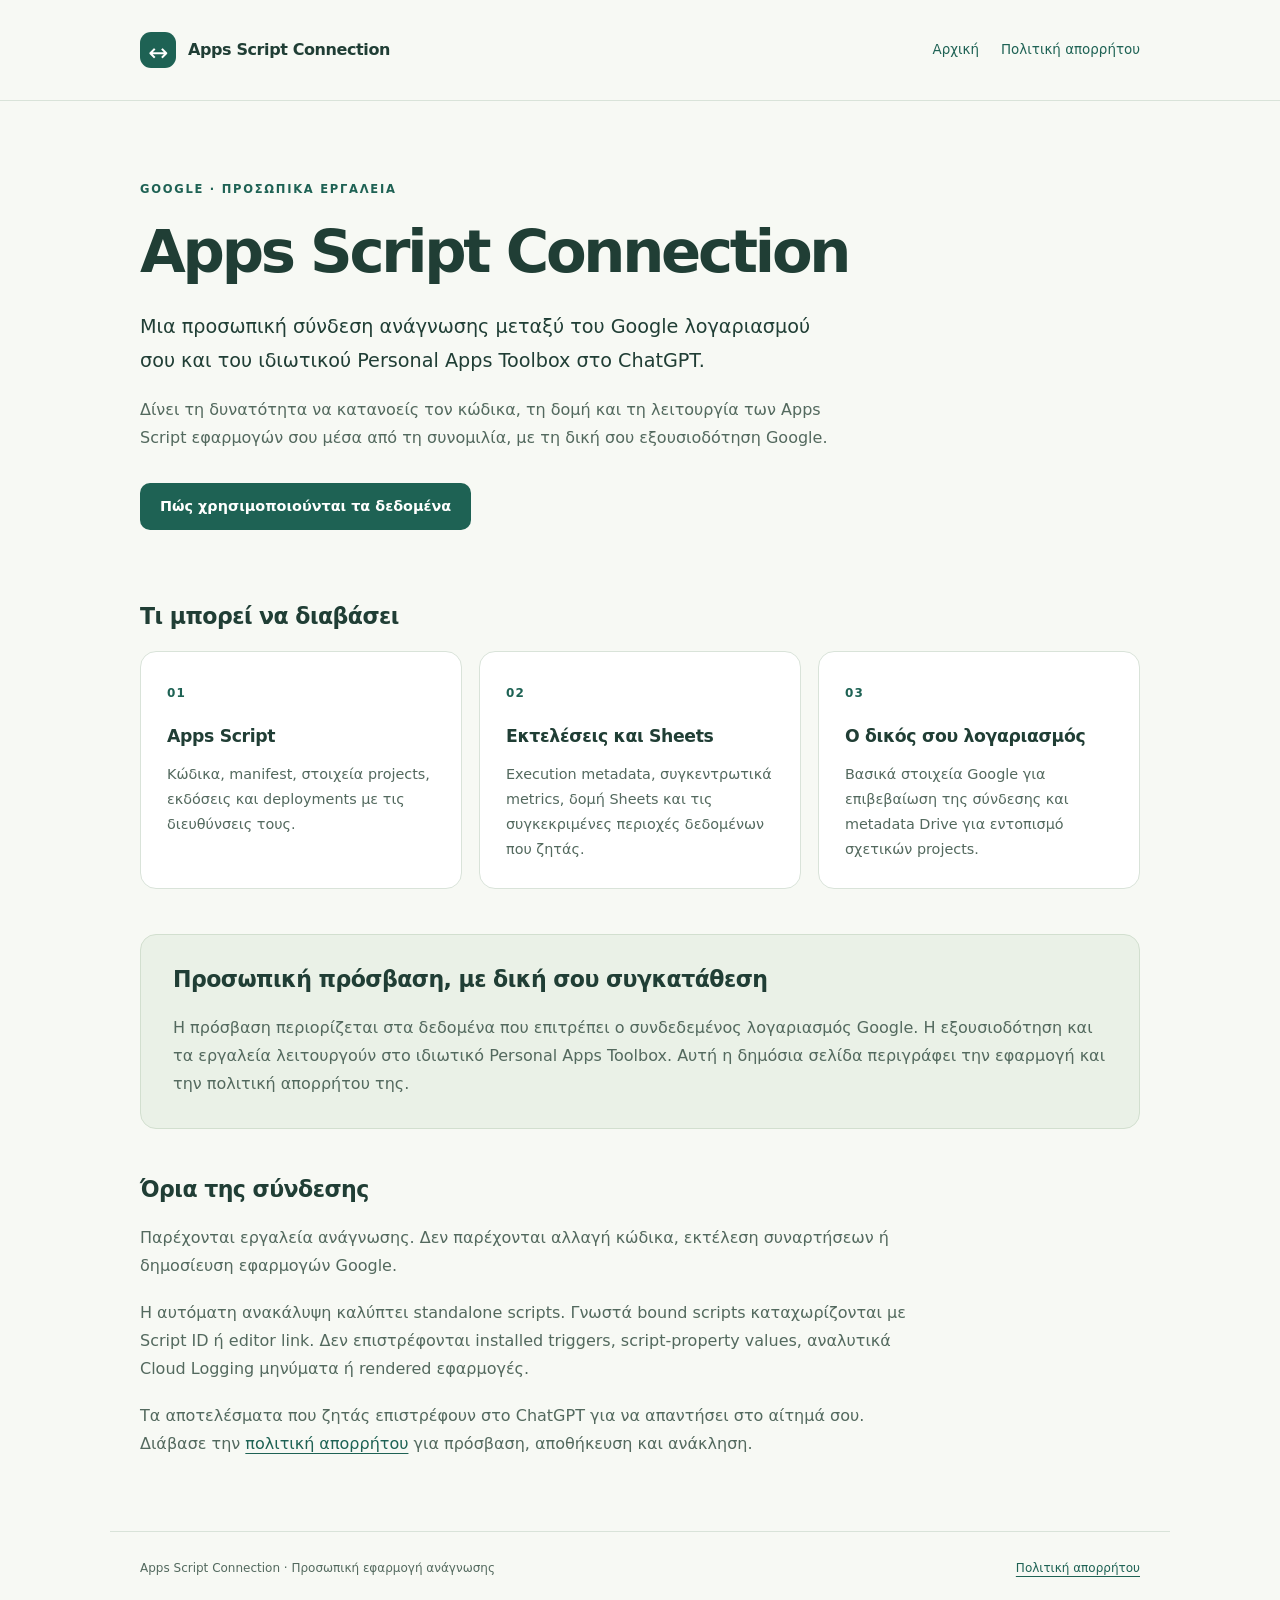
<file: index.html>
<!doctype html>
<html lang="el">
<head>
  <meta charset="utf-8">
  <meta name="viewport" content="width=device-width,initial-scale=1">
  <meta name="description" content="Προσωπική σύνδεση ανάγνωσης Google Apps Script και σχετικών Google Sheets με το ιδιωτικό Personal Apps Toolbox.">
  <meta name="referrer" content="strict-origin">
  <meta http-equiv="Content-Security-Policy" content="default-src 'none'; style-src 'self'; base-uri 'none'; form-action 'none'">
  <title>Apps Script Connection</title>
  <link rel="canonical" href="https://empapadakos.github.io/">
  <link rel="stylesheet" href="./styles.css">
</head>
<body>
  <a class="skip" href="#content">Μετάβαση στο περιεχόμενο</a>
  <header class="topbar"><div class="shell header-inner">
    <a class="brand" href="./"><span class="mark" aria-hidden="true">↔</span>Apps Script Connection</a>
    <nav aria-label="Κύρια πλοήγηση"><a href="./">Αρχική</a><a href="./privacy/">Πολιτική απορρήτου</a></nav>
  </div></header>
  <main id="content" class="shell home">
<section class="hero" aria-labelledby="title">
  <p class="eyebrow">GOOGLE · ΠΡΟΣΩΠΙΚΑ ΕΡΓΑΛΕΙΑ</p>
  <h1 id="title">Apps Script Connection</h1>
  <p class="lead">Μια προσωπική σύνδεση ανάγνωσης μεταξύ του Google λογαριασμού σου και του ιδιωτικού Personal Apps Toolbox στο ChatGPT.</p>
  <p>Δίνει τη δυνατότητα να κατανοείς τον κώδικα, τη δομή και τη λειτουργία των Apps Script εφαρμογών σου μέσα από τη συνομιλία, με τη δική σου εξουσιοδότηση Google.</p>
  <a class="button" href="privacy/">Πώς χρησιμοποιούνται τα δεδομένα</a>
</section>
<section class="features" aria-labelledby="access-title">
  <h2 id="access-title">Τι μπορεί να διαβάσει</h2>
  <div class="cards">
    <article class="card"><span class="number" aria-hidden="true">01</span><h3>Apps Script</h3><p>Κώδικα, manifest, στοιχεία projects, εκδόσεις και deployments με τις διευθύνσεις τους.</p></article>
    <article class="card"><span class="number" aria-hidden="true">02</span><h3>Εκτελέσεις και Sheets</h3><p>Execution metadata, συγκεντρωτικά metrics, δομή Sheets και τις συγκεκριμένες περιοχές δεδομένων που ζητάς.</p></article>
    <article class="card"><span class="number" aria-hidden="true">03</span><h3>Ο δικός σου λογαριασμός</h3><p>Βασικά στοιχεία Google για επιβεβαίωση της σύνδεσης και metadata Drive για εντοπισμό σχετικών projects.</p></article>
  </div>
</section>
<section class="note" aria-labelledby="personal-title"><h2 id="personal-title">Προσωπική πρόσβαση, με δική σου συγκατάθεση</h2><p>Η πρόσβαση περιορίζεται στα δεδομένα που επιτρέπει ο συνδεδεμένος λογαριασμός Google. Η εξουσιοδότηση και τα εργαλεία λειτουργούν στο ιδιωτικό Personal Apps Toolbox. Αυτή η δημόσια σελίδα περιγράφει την εφαρμογή και την πολιτική απορρήτου της.</p></section>
<section class="limits"><h2>Όρια της σύνδεσης</h2><p>Παρέχονται εργαλεία ανάγνωσης. Δεν παρέχονται αλλαγή κώδικα, εκτέλεση συναρτήσεων ή δημοσίευση εφαρμογών Google.</p><p>Η αυτόματη ανακάλυψη καλύπτει standalone scripts. Γνωστά bound scripts καταχωρίζονται με Script ID ή editor link. Δεν επιστρέφονται installed triggers, script-property values, αναλυτικά Cloud Logging μηνύματα ή rendered εφαρμογές.</p><p>Τα αποτελέσματα που ζητάς επιστρέφουν στο ChatGPT για να απαντήσει στο αίτημά σου. Διάβασε την <a href="privacy/">πολιτική απορρήτου</a> για πρόσβαση, αποθήκευση και ανάκληση.</p></section>
</main>
  <footer class="shell footer"><span>Apps Script Connection · Προσωπική εφαρμογή ανάγνωσης</span><a href="./privacy/">Πολιτική απορρήτου</a></footer>
</body>
</html>
</file>
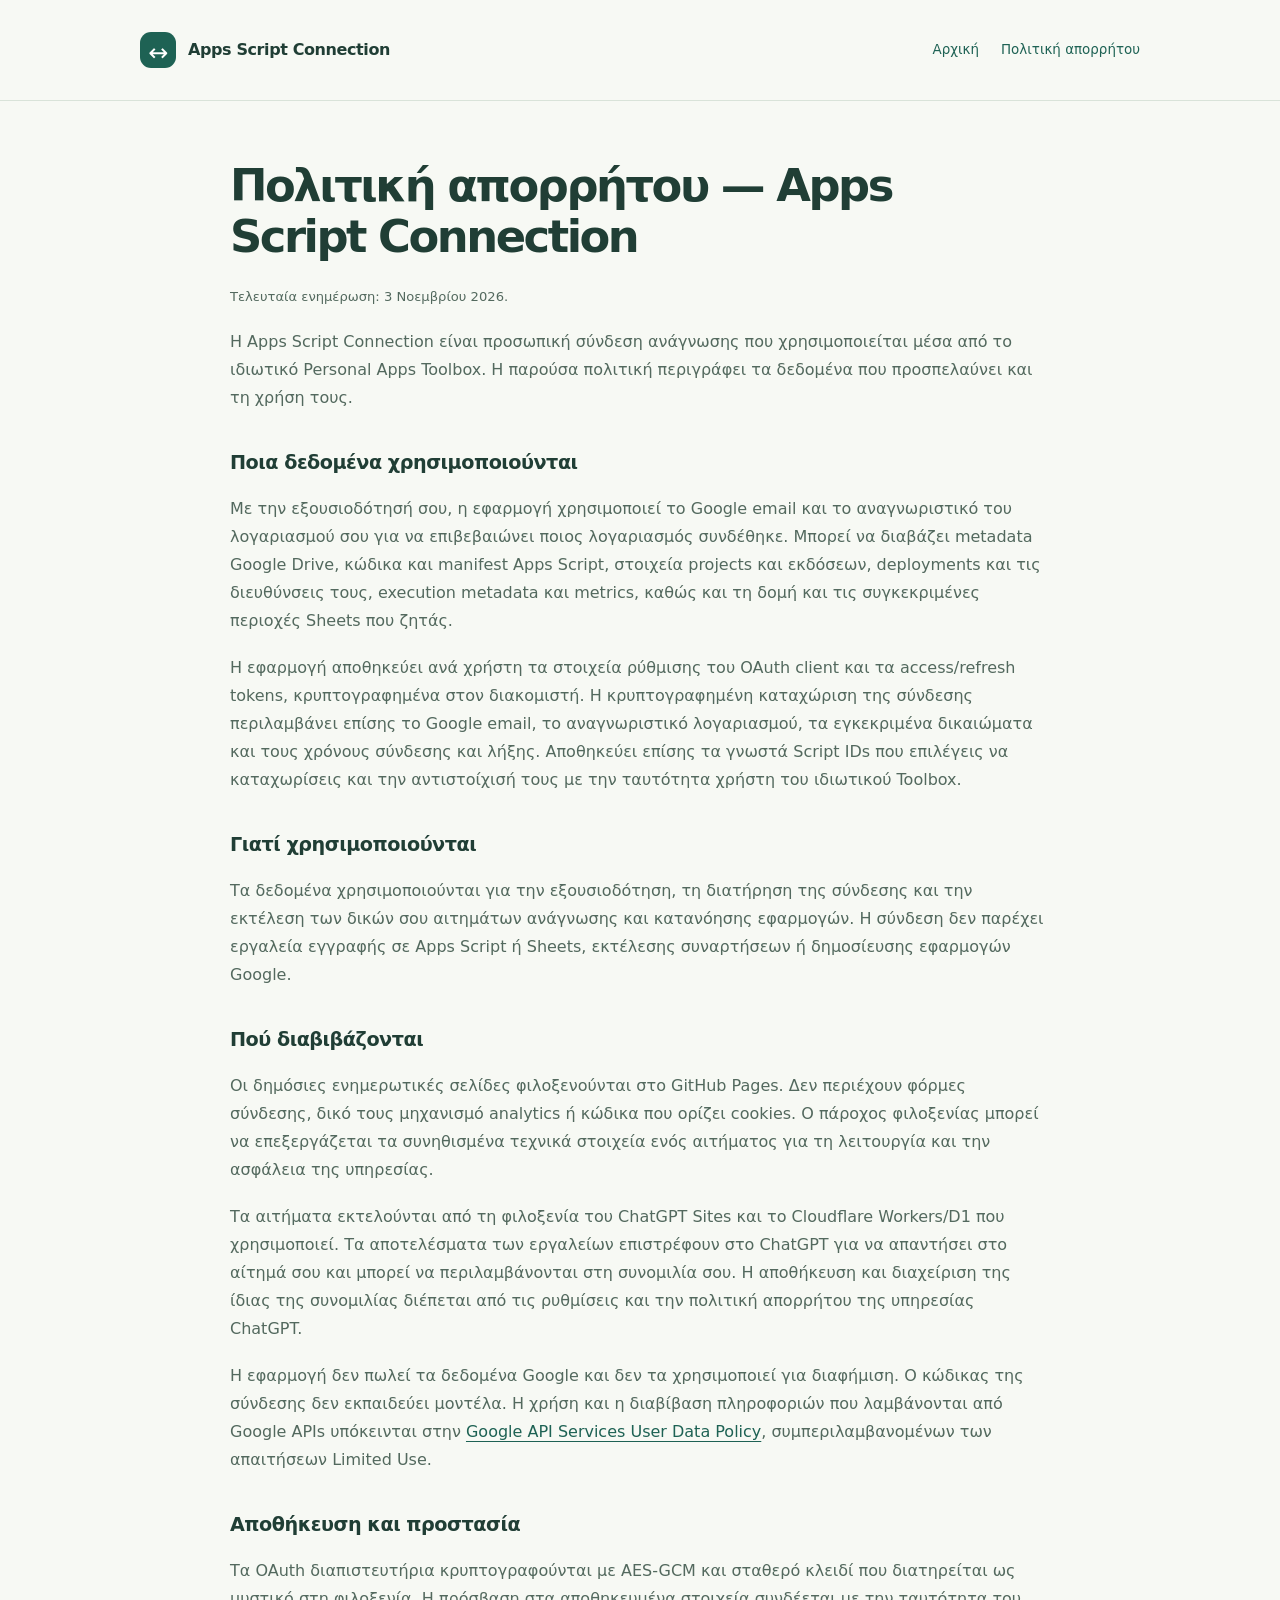
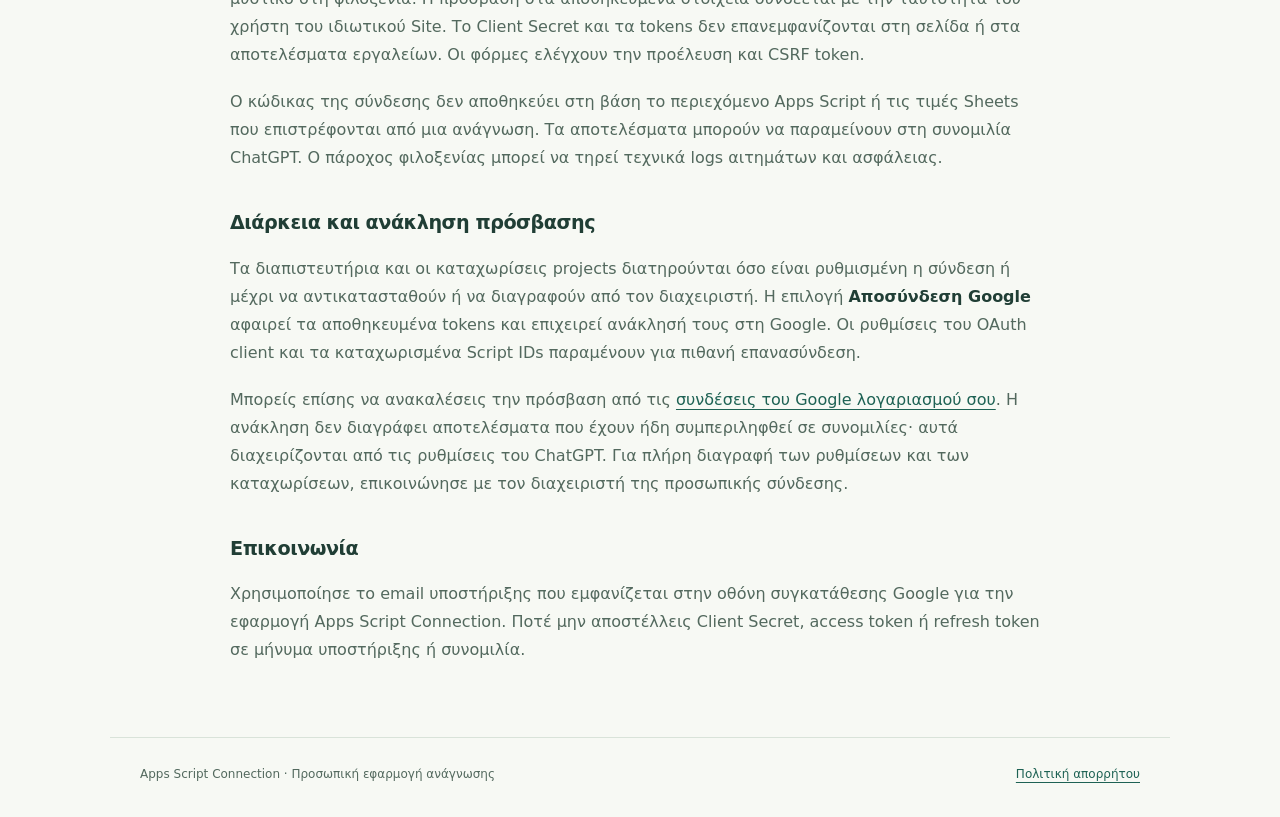
<file: privacy/index.html>
<!doctype html>
<html lang="el">
<head>
  <meta charset="utf-8">
  <meta name="viewport" content="width=device-width,initial-scale=1">
  <meta name="description" content="Προσωπική σύνδεση ανάγνωσης Google Apps Script και σχετικών Google Sheets με το ιδιωτικό Personal Apps Toolbox.">
  <meta name="referrer" content="strict-origin">
  <meta http-equiv="Content-Security-Policy" content="default-src 'none'; style-src 'self'; base-uri 'none'; form-action 'none'">
  <title>Πολιτική απορρήτου — Apps Script Connection</title>
  <link rel="canonical" href="https://empapadakos.github.io/privacy/">
  <link rel="stylesheet" href="../styles.css">
</head>
<body>
  <a class="skip" href="#content">Μετάβαση στο περιεχόμενο</a>
  <header class="topbar"><div class="shell header-inner">
    <a class="brand" href="../"><span class="mark" aria-hidden="true">↔</span>Apps Script Connection</a>
    <nav aria-label="Κύρια πλοήγηση"><a href="../">Αρχική</a><a href="../privacy/">Πολιτική απορρήτου</a></nav>
  </div></header>
  <main id="content" class="shell policy"><article><h1>Πολιτική απορρήτου — Apps Script Connection</h1>
<p>Τελευταία ενημέρωση: 3 Νοεμβρίου 2026.</p>
<p>Η Apps Script Connection είναι προσωπική σύνδεση ανάγνωσης που χρησιμοποιείται μέσα από το ιδιωτικό Personal Apps Toolbox. Η παρούσα πολιτική περιγράφει τα δεδομένα που προσπελαύνει και τη χρήση τους.</p>
<h2>Ποια δεδομένα χρησιμοποιούνται</h2>
<p>Με την εξουσιοδότησή σου, η εφαρμογή χρησιμοποιεί το Google email και το αναγνωριστικό του λογαριασμού σου για να επιβεβαιώνει ποιος λογαριασμός συνδέθηκε. Μπορεί να διαβάζει metadata Google Drive, κώδικα και manifest Apps Script, στοιχεία projects και εκδόσεων, deployments και τις διευθύνσεις τους, execution metadata και metrics, καθώς και τη δομή και τις συγκεκριμένες περιοχές Sheets που ζητάς.</p>
<p>Η εφαρμογή αποθηκεύει ανά χρήστη τα στοιχεία ρύθμισης του OAuth client και τα access/refresh tokens, κρυπτογραφημένα στον διακομιστή. Η κρυπτογραφημένη καταχώριση της σύνδεσης περιλαμβάνει επίσης το Google email, το αναγνωριστικό λογαριασμού, τα εγκεκριμένα δικαιώματα και τους χρόνους σύνδεσης και λήξης. Αποθηκεύει επίσης τα γνωστά Script IDs που επιλέγεις να καταχωρίσεις και την αντιστοίχισή τους με την ταυτότητα χρήστη του ιδιωτικού Toolbox.</p>
<h2>Γιατί χρησιμοποιούνται</h2>
<p>Τα δεδομένα χρησιμοποιούνται για την εξουσιοδότηση, τη διατήρηση της σύνδεσης και την εκτέλεση των δικών σου αιτημάτων ανάγνωσης και κατανόησης εφαρμογών. Η σύνδεση δεν παρέχει εργαλεία εγγραφής σε Apps Script ή Sheets, εκτέλεσης συναρτήσεων ή δημοσίευσης εφαρμογών Google.</p>
<h2>Πού διαβιβάζονται</h2>
<p>Οι δημόσιες ενημερωτικές σελίδες φιλοξενούνται στο GitHub Pages. Δεν περιέχουν φόρμες σύνδεσης, δικό τους μηχανισμό analytics ή κώδικα που ορίζει cookies. Ο πάροχος φιλοξενίας μπορεί να επεξεργάζεται τα συνηθισμένα τεχνικά στοιχεία ενός αιτήματος για τη λειτουργία και την ασφάλεια της υπηρεσίας.</p>
<p>Τα αιτήματα εκτελούνται από τη φιλοξενία του ChatGPT Sites και το Cloudflare Workers/D1 που χρησιμοποιεί. Τα αποτελέσματα των εργαλείων επιστρέφουν στο ChatGPT για να απαντήσει στο αίτημά σου και μπορεί να περιλαμβάνονται στη συνομιλία σου. Η αποθήκευση και διαχείριση της ίδιας της συνομιλίας διέπεται από τις ρυθμίσεις και την πολιτική απορρήτου της υπηρεσίας ChatGPT.</p>
<p>Η εφαρμογή δεν πωλεί τα δεδομένα Google και δεν τα χρησιμοποιεί για διαφήμιση. Ο κώδικας της σύνδεσης δεν εκπαιδεύει μοντέλα. Η χρήση και η διαβίβαση πληροφοριών που λαμβάνονται από Google APIs υπόκεινται στην <a href="https://developers.google.com/terms/api-services-user-data-policy" rel="noreferrer">Google API Services User Data Policy</a>, συμπεριλαμβανομένων των απαιτήσεων Limited Use.</p>
<h2>Αποθήκευση και προστασία</h2>
<p>Τα OAuth διαπιστευτήρια κρυπτογραφούνται με AES-GCM και σταθερό κλειδί που διατηρείται ως μυστικό στη φιλοξενία. Η πρόσβαση στα αποθηκευμένα στοιχεία συνδέεται με την ταυτότητα του χρήστη του ιδιωτικού Site. Το Client Secret και τα tokens δεν επανεμφανίζονται στη σελίδα ή στα αποτελέσματα εργαλείων. Οι φόρμες ελέγχουν την προέλευση και CSRF token.</p>
<p>Ο κώδικας της σύνδεσης δεν αποθηκεύει στη βάση το περιεχόμενο Apps Script ή τις τιμές Sheets που επιστρέφονται από μια ανάγνωση. Τα αποτελέσματα μπορούν να παραμείνουν στη συνομιλία ChatGPT. Ο πάροχος φιλοξενίας μπορεί να τηρεί τεχνικά logs αιτημάτων και ασφάλειας.</p>
<h2>Διάρκεια και ανάκληση πρόσβασης</h2>
<p>Τα διαπιστευτήρια και οι καταχωρίσεις projects διατηρούνται όσο είναι ρυθμισμένη η σύνδεση ή μέχρι να αντικατασταθούν ή να διαγραφούν από τον διαχειριστή. Η επιλογή <strong>Αποσύνδεση Google</strong> αφαιρεί τα αποθηκευμένα tokens και επιχειρεί ανάκλησή τους στη Google. Οι ρυθμίσεις του OAuth client και τα καταχωρισμένα Script IDs παραμένουν για πιθανή επανασύνδεση.</p>
<p>Μπορείς επίσης να ανακαλέσεις την πρόσβαση από τις <a href="https://myaccount.google.com/connections" rel="noreferrer">συνδέσεις του Google λογαριασμού σου</a>. Η ανάκληση δεν διαγράφει αποτελέσματα που έχουν ήδη συμπεριληφθεί σε συνομιλίες· αυτά διαχειρίζονται από τις ρυθμίσεις του ChatGPT. Για πλήρη διαγραφή των ρυθμίσεων και των καταχωρίσεων, επικοινώνησε με τον διαχειριστή της προσωπικής σύνδεσης.</p>
<h2>Επικοινωνία</h2>
<p>Χρησιμοποίησε το email υποστήριξης που εμφανίζεται στην οθόνη συγκατάθεσης Google για την εφαρμογή Apps Script Connection. Ποτέ μην αποστέλλεις Client Secret, access token ή refresh token σε μήνυμα υποστήριξης ή συνομιλία.</p></article></main>
  <footer class="shell footer"><span>Apps Script Connection · Προσωπική εφαρμογή ανάγνωσης</span><a href="../privacy/">Πολιτική απορρήτου</a></footer>
</body>
</html>
</file>
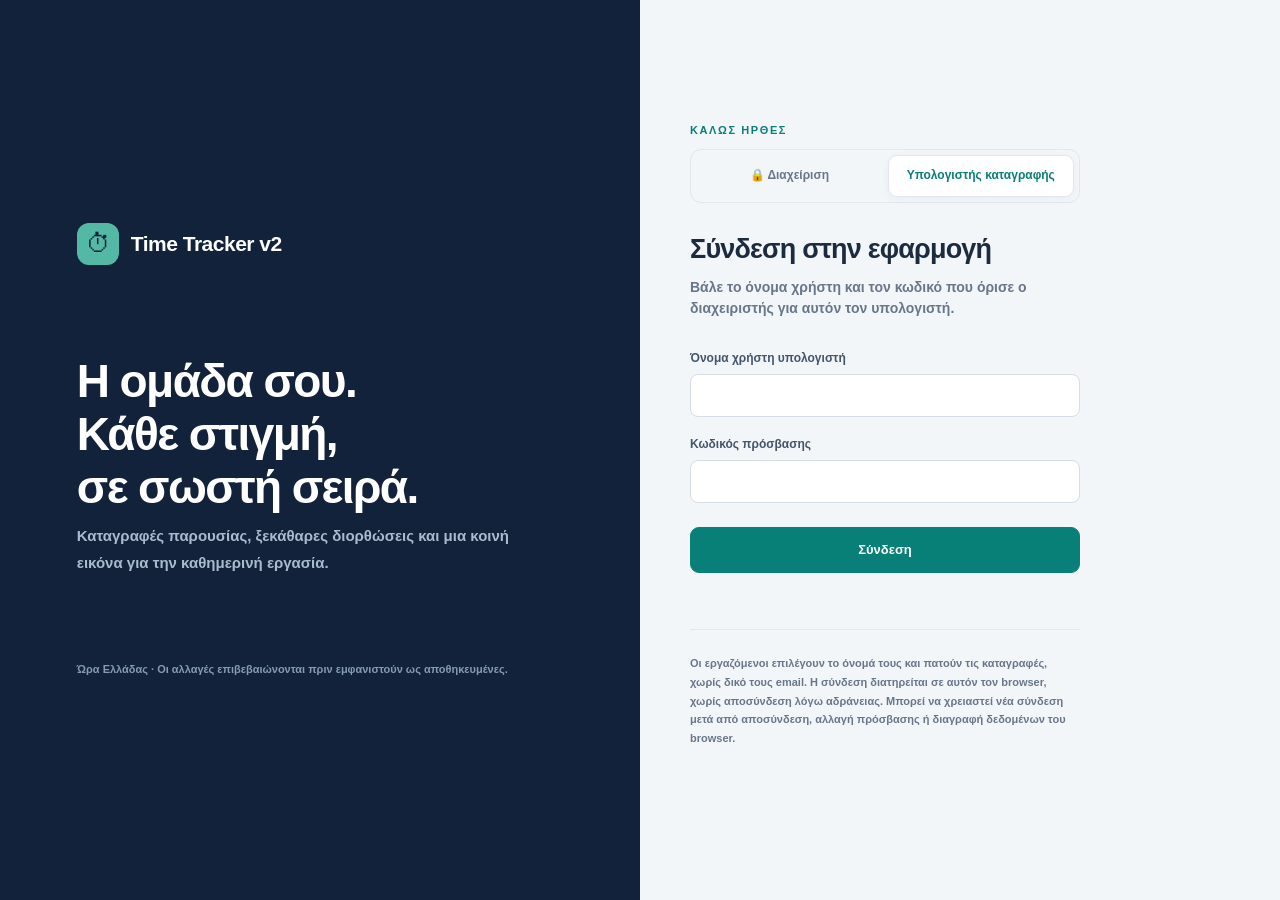
<file: time-tracker-next/index.html>
<!doctype html>
<html lang="el">
<head>
  <meta charset="utf-8">
  <meta name="viewport" content="width=device-width,initial-scale=1">
  <meta name="theme-color" content="#12223a">
  <meta name="description" content="Παρουσίες: καταγραφή εργασίας, διορθώσεις και παρουσιολόγιο.">
  <meta http-equiv="Content-Security-Policy" content="default-src 'self'; script-src 'self'; style-src 'self'; img-src 'self' data:; connect-src 'self' https://*.supabase.co; base-uri 'self'; form-action 'self'; object-src 'none'; frame-src 'none'">
  <title>Time Tracker v2</title>
  <link rel="stylesheet" href="./src/styles.6c8c737d0f543f7e.css">
</head>
<body>
  <a class="skip-link" href="#main">Μετάβαση στο περιεχόμενο</a>
  <div id="app"><div class="boot"><span class="brand-mark">Π</span><p>Φόρτωση εφαρμογής…</p></div></div>
  <div id="toast-stack" class="toast-stack" aria-live="polite" aria-atomic="false"></div>
  <dialog id="modal" aria-labelledby="modal-title"></dialog>
  <script type="module" src="./src/app.5268a28fe1de6577.js"></script>
</body>
</html>
</file>
<file: styles.css>
:root{color-scheme:light;--ink:#203e35;--muted:#53695e;--teal:#1e6254;--line:#d9e3d9;--paper:#f7f9f4;--white:#fff;--soft:#eaf1e7;font-family:system-ui,-apple-system,BlinkMacSystemFont,"Segoe UI",sans-serif;background:var(--paper);color:var(--ink);font-synthesis:none}
*{box-sizing:border-box}body{margin:0;line-height:1.75}a{color:var(--teal);text-underline-offset:4px}a:hover{text-decoration-thickness:2px}a:focus-visible{outline:3px solid #b27a22;outline-offset:5px;border-radius:3px}.shell{max-width:1060px;padding:0 30px;margin:auto}.skip{position:absolute;left:18px;top:-80px;background:var(--white);padding:10px 16px;z-index:2}.skip:focus{top:12px}.topbar{border-bottom:1px solid var(--line)}.header-inner{display:flex;align-items:center;justify-content:space-between;gap:24px;min-height:100px}.brand{display:flex;align-items:center;gap:12px;text-decoration:none;color:var(--ink);font-weight:750;letter-spacing:-.025em}.mark{display:grid;place-items:center;background:var(--teal);color:white;width:36px;height:36px;border-radius:11px;font-size:24px;font-weight:400}nav{display:flex;flex-wrap:wrap;gap:22px;font-size:.84rem}nav a{text-decoration:none}.hero{max-width:800px;padding:78px 0 60px}.eyebrow{font-size:.72rem;letter-spacing:.15em;font-weight:700;color:var(--teal);margin:0 0 20px}h1{font-size:clamp(2.1rem,5.5vw,3.7rem);line-height:1.13;letter-spacing:-.055em;font-weight:700;margin:0 0 24px}h2{font-size:1.38rem;line-height:1.4;letter-spacing:-.025em;margin:0 0 18px}h3{font-size:1.08rem;margin:15px 0 10px;letter-spacing:-.02em}.lead{font-size:1.2rem;max-width:710px;color:var(--ink)}p{margin:0 0 19px;color:var(--muted)}.hero>p:not(.eyebrow){max-width:700px}.button{display:inline-flex;align-items:center;min-height:46px;padding:11px 20px;margin-top:12px;background:var(--teal);color:#fff;border-radius:10px;text-decoration:none;font-weight:650;font-size:.9rem}.button:hover{background:#174e42}.features{padding:12px 0 45px}.cards{display:grid;grid-template-columns:repeat(3,minmax(0,1fr));gap:17px}.card{border:1px solid var(--line);background:var(--white);padding:26px;border-radius:16px}.card p{font-size:.9rem;margin:0}.number{font-size:.75rem;font-weight:750;letter-spacing:.1em;color:var(--teal)}.note{padding:30px 32px;background:var(--soft);border:1px solid #d2dfcf;border-radius:16px;margin:0 0 46px}.note p{margin:0}.limits{max-width:780px;padding-bottom:30px}.footer{border-top:1px solid var(--line);padding-top:26px;padding-bottom:32px;display:flex;justify-content:space-between;gap:20px;font-size:.75rem;color:var(--muted);margin-top:24px}.policy{max-width:880px;padding-top:60px;padding-bottom:30px}.policy h1{font-size:clamp(1.9rem,4vw,2.8rem);max-width:760px}.policy h3{font-size:1.2rem;margin-top:38px}.policy p{overflow-wrap:anywhere}.policy article>p:first-of-type{font-size:.82rem;color:var(--muted)}.policy strong{color:var(--ink)}
.policy h2{font-size:1.2rem;margin-top:38px}
@media(max-width:760px){.cards{grid-template-columns:1fr}.hero{padding-top:48px}.header-inner{align-items:flex-start;flex-direction:column;justify-content:center;gap:15px;padding-top:22px;padding-bottom:22px;min-height:0}.shell{padding-left:22px;padding-right:22px}.note{padding:25px}.footer{flex-direction:column;gap:8px}.policy{padding-top:40px}.brand{font-size:.95rem}}
</file>
<file: time-tracker-next/src/styles.6c8c737d0f543f7e.css>
@charset "UTF-8";
:root{--navy:#12223a;--navy-soft:#1e3452;--teal:#087f77;--teal-soft:#e3f4ef;--blue:#3261ad;--amber:#a86310;--red:#ba3c40;--ink:#1d2b3e;--muted:#68768a;--line:#e1e7ed;--canvas:#f3f6f9;--white:#fff;--radius:16px;--shadow:0 8px 30px #14223b0a;font-family:Inter,ui-sans-serif,-apple-system,BlinkMacSystemFont,"Segoe UI",sans-serif;color:var(--ink);font-synthesis:none}
*{box-sizing:border-box}body{margin:0;background:var(--canvas);font-size:14px;line-height:1.5}button,input,select,textarea{font:inherit}button,a,input,select,textarea{-webkit-tap-highlight-color:transparent}button{cursor:pointer}button:disabled{cursor:wait;opacity:.5}a{color:var(--teal)}h1,h2,h3,p{margin-top:0}h1{font-size:28px;line-height:1.2;letter-spacing:-.7px;margin-bottom:8px}h2{font-size:20px;letter-spacing:-.3px;margin-bottom:12px}h3{font-size:15px;margin-bottom:12px}small,.muted{color:var(--muted)}small{font-size:12px}.mono{font-variant-numeric:tabular-nums}.strong{font-weight:700}.sr-only{position:absolute;width:1px;height:1px;overflow:hidden;clip:rect(0,0,0,0)}.skip-link{position:fixed;left:12px;top:-50px;background:white;padding:10px;z-index:100}.skip-link:focus{top:10px}:focus-visible{outline:3px solid #5ebdad;outline-offset:3px}::selection{background:#bce6dd}button{border:0;background:none;color:inherit}
.boot{min-height:100vh;display:grid;place-content:center;justify-items:center;gap:16px}.brand-mark{display:inline-grid;place-items:center;width:42px;height:42px;background:#54b9a4;color:var(--navy);font-size:25px;font-weight:800;border-radius:12px}.shell{display:grid;grid-template-columns:248px minmax(0,1fr);min-height:100vh}.sidebar{position:sticky;top:0;height:100vh;background:var(--navy);color:white;padding:30px 18px 20px;display:flex;flex-direction:column}.brand{display:flex;align-items:center;gap:12px;padding:0 12px 32px;font-size:21px;letter-spacing:-.5px;font-weight:750}.brand small{display:block;font-size:10px;color:#9cafc4;letter-spacing:1.5px;font-weight:500;text-transform:uppercase}.sidebar nav{display:flex;flex-direction:column;gap:6px}.nav-button{display:flex;align-items:center;gap:12px;min-height:47px;padding:12px 16px;border-radius:10px;color:#bdcbdc;font-weight:560;text-align:left;width:100%}.nav-button:hover{background:#ffffff0b;color:white}.nav-button.active{background:#ffffff13;color:white}.nav-button.active:before{content:"";position:absolute;left:0;height:25px;width:4px;border-radius:0 4px 4px 0;background:#5bc5ac}.nav-icon{width:20px;text-align:center;font-size:19px}.nav-counter{margin-left:auto;background:#ffffff1c;border-radius:20px;padding:1px 8px;font-size:11px}.sidebar-footer{margin-top:auto;border-top:1px solid #ffffff18;padding:20px 12px 0;font-size:12px;color:#a9b8cc}.account-name{color:#edf4fb;font-weight:650;word-break:break-word;margin-bottom:4px}.account-role{margin-bottom:16px}.sidebar-footer button{padding:0;color:#b9c8da}.main-wrap{min-width:0}.topbar{height:82px;display:flex;align-items:center;justify-content:space-between;padding:0 40px;border-bottom:1px solid var(--line);background:#ffffffcf;gap:20px}.breadcrumb{font-size:12px;color:var(--muted)}.breadcrumb strong{color:var(--ink);font-weight:650}.header-actions{display:flex;gap:18px;align-items:center}.connection{display:inline-flex;align-items:center;gap:7px;font-size:11px;color:var(--muted)}.connection:before{content:"";height:7px;width:7px;border-radius:50%;background:var(--teal)}.connection.offline:before{background:var(--red)}.live-clock{font-size:18px;font-weight:650;letter-spacing:.5px}.icon-button{width:36px;height:36px;display:inline-grid;place-items:center;border:1px solid var(--line);border-radius:9px;font-size:20px;background:white}.icon-button:hover{background:var(--canvas)}main{max-width:1600px;padding:36px 40px 50px;margin:auto}.page-heading{display:flex;align-items:flex-start;justify-content:space-between;gap:20px;margin-bottom:26px}.page-heading p{color:var(--muted);margin:0;max-width:680px}.eyebrow{font-size:11px;font-weight:750;color:var(--teal);text-transform:uppercase;letter-spacing:1.6px;margin-bottom:10px}.page-actions,.actions{display:flex;align-items:center;gap:10px;flex-wrap:wrap}.card{background:var(--white);border:1px solid var(--line);border-radius:var(--radius);box-shadow:var(--shadow);padding:24px;margin-bottom:20px}.card-heading{display:flex;justify-content:space-between;align-items:center;gap:16px;margin-bottom:20px}.card-heading h2,.card-heading h3{margin:0}.button{display:inline-flex;align-items:center;justify-content:center;gap:8px;border:1px solid var(--line);border-radius:9px;min-height:41px;padding:10px 16px;font-weight:650;font-size:13px;line-height:1.3;background:white;white-space:nowrap}.button:hover{background:var(--canvas)}.button.primary{background:var(--teal);border-color:var(--teal);color:white}.button.primary:hover{background:#066b65}.button.dark{background:var(--navy);border-color:var(--navy);color:white}.button.danger{color:var(--red);background:#fff5f5;border-color:#f1d5d7}.button.small{min-height:32px;padding:7px 10px;font-size:12px}.button.text{border-color:transparent;background:transparent;color:var(--teal);padding-left:0;padding-right:0}.button.block{width:100%}.badge{display:inline-flex;align-items:center;gap:5px;border-radius:20px;padding:4px 9px;background:#edf1f5;color:#59677b;font-size:11px;font-weight:650;white-space:nowrap}.badge.green{background:var(--teal-soft);color:var(--teal)}.badge.amber{background:#fff3d8;color:var(--amber)}.badge.red{background:#fcebee;color:var(--red)}.badge.blue{background:#eaf0fc;color:var(--blue)}.status-dot{width:7px;height:7px;background:currentColor;border-radius:50%}.metric-grid{display:grid;grid-template-columns:repeat(4,minmax(0,1fr));gap:16px;margin-bottom:24px}.metric{background:white;border:1px solid var(--line);border-radius:14px;padding:20px 22px}.metric-label{font-size:12px;color:var(--muted);margin-bottom:10px}.metric-value{font-size:29px;font-weight:750;letter-spacing:-.7px;line-height:1.2}.metric-foot{font-size:11px;color:var(--muted);margin-top:8px}.filter-row{display:flex;align-items:flex-end;flex-wrap:wrap;gap:14px;margin-bottom:20px}.filter-row .field{min-width:150px;flex:1}.field{display:flex;flex-direction:column;gap:7px}.field label,.field-label{font-size:12px;font-weight:650;color:#44556b}.field input,.field select,.field textarea,.input{background:white;border:1px solid #d5dde7;border-radius:8px;width:100%;min-height:42px;padding:10px 12px;color:var(--ink)}.field input[type=color]{padding:5px;width:70px}.field textarea{resize:vertical;min-height:84px}.field input[type=checkbox]{min-height:auto;width:auto}.field-help{font-size:11px;line-height:1.5;color:var(--muted)}.form-grid{display:grid;grid-template-columns:1fr 1fr;gap:18px}.form-grid .full{grid-column:1/-1}.check-label{display:flex;gap:9px;align-items:center;font-size:13px}.check-label input{width:16px;height:16px;accent-color:var(--teal)}.banner{display:flex;gap:12px;border:1px solid #dce8e5;background:#eff8f5;border-radius:12px;padding:16px 18px;color:#275b50;font-size:13px;margin-bottom:20px}.banner.warning{background:#fffaed;color:#7b5718;border-color:#f0dfb7}.banner.error{background:#fff0f0;color:#8f3037;border-color:#f0d2d5}.banner .banner-icon{font-size:18px}.banner p:last-child{margin-bottom:0}.banner .actions{margin-top:10px}.empty{text-align:center;padding:44px 18px;color:var(--muted)}.empty-icon{display:grid;place-items:center;width:54px;height:54px;border:1px solid var(--line);border-radius:16px;background:var(--canvas);margin:0 auto 16px;font-size:24px;color:#8090a5}.empty h3{font-size:16px;color:var(--ink);margin-bottom:8px}.empty p{max-width:440px;margin:0 auto 18px}.loading{display:flex;gap:10px;align-items:center;justify-content:center;min-height:200px;color:var(--muted)}.spinner{width:20px;height:20px;border:2px solid var(--line);border-top-color:var(--teal);border-radius:50%;animation:spin .8s linear infinite}@keyframes spin{to{transform:rotate(360deg)}}
.kiosk-layout{display:grid;grid-template-columns:minmax(0,1.5fr) minmax(300px,1fr);gap:24px;align-items:start}.employee-grid{display:grid;grid-template-columns:repeat(auto-fill,minmax(145px,1fr));gap:12px}.employee-card{position:relative;text-align:left;padding:18px 16px;border:1px solid var(--line);border-radius:12px;min-height:114px;background:white;transition:border-color .15s,box-shadow .15s}.employee-card:hover{border-color:#9fcfc3;box-shadow:0 4px 14px #17392c0a}.employee-card.selected{border:2px solid var(--teal);padding:17px 15px;background:#f7fcfa}.avatar{display:inline-grid;place-items:center;width:38px;height:38px;border-radius:11px;background:#edf2f5;font-size:15px;font-weight:750;color:#37516e;flex-shrink:0}.employee-card .avatar{margin-bottom:12px}.employee-card .status-dot{position:absolute;right:16px;top:19px;color:#b9c4cf}.employee-card[data-state=IN] .status-dot{color:var(--teal)}.employee-card[data-state=ON_BREAK] .status-dot{color:var(--amber)}.employee-name{font-weight:700;font-size:13px;overflow-wrap:anywhere}.employee-dept{font-size:11px;color:var(--muted);margin-top:4px}.employee-panel{position:sticky;top:24px}.selected-person{display:flex;align-items:center;gap:13px;margin-bottom:20px}.selected-person .avatar{width:49px;height:49px;border-radius:14px;font-size:19px}.selected-person h2{font-size:20px;margin:0 0 3px}.state-panel{padding:17px;background:var(--canvas);border:1px solid var(--line);border-radius:12px;margin-bottom:22px}.state-panel .badge{margin-bottom:10px}.state-panel p{margin:0;font-size:12px;color:var(--muted)}.action-grid{display:grid;grid-template-columns:1fr 1fr;gap:12px}.attendance-button{text-align:left;border-radius:12px;min-height:99px;padding:18px;background:#f5f8fa;border:1px solid var(--line);font-size:13px;font-weight:700}.attendance-button span{display:block;font-size:24px;font-weight:500;margin-bottom:8px}.attendance-button.clock-in{background:#eaf7f1;color:#087455;border-color:#c8e6d9}.attendance-button.clock-out{background:#edf1f9;color:#345889;border-color:#d7e1f0}.attendance-button.break-start{background:#fff7e9;color:#986c25;border-color:#f2e1c2}.attendance-button.break-end{background:#ecf7f8;color:#33737d;border-color:#cee7ea}.attendance-button:hover{filter:brightness(.98);border-color:currentColor}.recent-list{list-style:none;padding:0;margin:10px 0 0}.recent-list li{display:flex;justify-content:space-between;gap:12px;font-size:12px;padding:10px 0;border-top:1px solid var(--line)}.recent-list small{font-size:10px}.overview-columns{display:grid;grid-template-columns:repeat(3,1fr);gap:18px}.overview-group{background:#eaf0f4;border:1px solid var(--line);border-radius:14px;padding:18px;min-height:240px}.overview-group h3{display:flex;justify-content:space-between;margin-bottom:18px}.person-row{display:flex;gap:12px;align-items:center;background:white;border:1px solid var(--line);border-radius:10px;padding:13px;margin-bottom:10px;width:100%;text-align:left}.person-row small{display:block;margin-top:3px}.person-row .badge{margin-left:auto}.table-wrap{overflow:auto;margin:0 -24px}.table-wrap table{width:100%;border-collapse:collapse;text-align:left;white-space:nowrap;font-size:12px}.table-wrap th{background:#f7f9fb;font-size:10px;text-transform:uppercase;letter-spacing:.7px;color:#708096;padding:13px 20px;border-block:1px solid var(--line);font-weight:750}.table-wrap td{padding:15px 20px;border-bottom:1px solid #edf1f5;vertical-align:top}.table-wrap tr:last-child td{border-bottom:0}.table-wrap .wrap{white-space:normal;min-width:190px;max-width:330px}.table-wrap tbody tr:hover{background:#fbfcfd}.table-wrap input[type=checkbox]{width:16px;height:16px;accent-color:var(--teal)}.table-footer{padding-top:18px;display:flex;align-items:center;justify-content:space-between;color:var(--muted);font-size:11px;gap:16px}.employee-table-name{display:flex;align-items:center;gap:10px}.employee-table-name .avatar{width:30px;height:30px;font-size:12px;border-radius:9px}.time-button{padding:0;color:var(--teal);font-weight:650;text-decoration:underline;text-decoration-color:#93cbbd;text-underline-offset:3px}.time-button:hover{color:#034c46}.shift-line{display:block;margin-bottom:6px}.shift-line:last-child{margin:0}.break-line{display:block;font-size:11px;color:var(--muted);margin-top:3px}.subtle-row{background:#fffdf6}.day-name{display:block;color:var(--muted);font-size:10px;margin-top:3px}.day-weekend{color:#a05d56}.note-chip{display:block;padding:5px 8px;border:1px solid var(--line);border-radius:7px;white-space:normal;min-width:120px;max-width:220px;text-align:left;font-size:11px;background:#fafbfd}.bulk-bar{display:flex;justify-content:space-between;align-items:center;background:#fff5ef;border:1px solid #f1d8c6;border-radius:10px;padding:12px 16px;margin-bottom:16px;font-size:12px}.tabs{display:flex;flex-wrap:wrap;gap:6px;border-bottom:1px solid var(--line);margin-bottom:22px}.tab{padding:12px 15px;border-bottom:2px solid transparent;color:var(--muted);font-size:12px;font-weight:650}.tab.active{border-color:var(--teal);color:var(--teal)}.settings-columns{display:grid;grid-template-columns:1fr 1fr;gap:20px}.settings-columns .card{margin-bottom:0}.info-list{padding-left:20px;color:var(--muted);font-size:12px}.info-list li{margin-bottom:7px}
.login-page{min-height:100vh;display:grid;grid-template-columns:minmax(340px,1fr) minmax(380px,1fr)}.login-story{background:var(--navy);color:white;padding:70px 12%;display:flex;flex-direction:column;justify-content:center}.login-story .brand{padding:0;margin-bottom:90px}.login-story h1{font-size:46px;letter-spacing:-1.6px;line-height:1.15;max-width:510px;font-weight:680}.login-story p{color:#a7bdcf;max-width:440px;font-size:15px;line-height:1.8}.login-story footer{font-size:11px;color:#849bb2;margin-top:70px}.login-form-wrap{padding:50px;display:grid;place-content:center}.login-form{width:min(390px,100%)}.login-form h2{font-size:27px;letter-spacing:-.8px;margin-bottom:8px}.login-form>p{color:var(--muted);margin-bottom:30px}.login-form .field{margin-bottom:18px}.login-form .button{margin-top:6px;min-height:46px}.login-switch{text-align:center;margin-top:25px;font-size:12px}.login-switch button{color:var(--teal);font-weight:650;padding:4px}.login-help{font-size:11px;line-height:1.7;color:var(--muted);padding-top:24px;margin-top:24px;border-top:1px solid var(--line)}.form-message{font-size:12px;background:#edf7f2;color:#23614e;padding:12px 14px;border-radius:8px;margin-bottom:20px;overflow-wrap:anywhere}.form-message.error{background:#fff0f0;color:#963c42}
dialog{border:0;border-radius:18px;padding:0;width:min(720px,calc(100% - 32px));max-height:calc(100vh - 50px);box-shadow:0 25px 100px #0b1b3e40;color:var(--ink)}dialog::backdrop{background:#11213b77;backdrop-filter:blur(3px)}.modal-header{display:flex;justify-content:space-between;align-items:flex-start;padding:25px 28px 20px;border-bottom:1px solid var(--line);gap:20px}.modal-header h2{font-size:20px;margin-bottom:4px}.modal-header p{font-size:12px;color:var(--muted);margin-bottom:0}.modal-body{padding:24px 28px;max-height:calc(100vh - 245px);overflow:auto}.modal-footer{display:flex;justify-content:flex-end;gap:10px;flex-wrap:wrap;padding:18px 28px;border-top:1px solid var(--line);background:#fafbfd}.modal-error:empty{display:none}.modal-error{background:#fff2f2;border:1px solid #f1d3d7;border-radius:9px;padding:12px 14px;color:#94373d;font-size:12px;margin-bottom:18px;white-space:pre-wrap}.correction-entry{border:1px solid var(--line);background:#fafbfd;border-radius:11px;padding:16px;margin-bottom:12px}.correction-entry-title{display:flex;justify-content:space-between;align-items:center;font-size:12px;font-weight:650;margin-bottom:12px}.correction-grid{display:grid;grid-template-columns:1.3fr 1fr 1fr;gap:12px}.issue-list{padding-left:20px;margin-bottom:0;font-size:12px}.issue-list li{margin-bottom:7px}.login-progress{padding-top:15px;min-height:32px;color:var(--muted);font-size:12px}.toast-stack{position:fixed;right:24px;bottom:24px;display:flex;flex-direction:column;gap:10px;z-index:200;max-width:min(420px,calc(100vw - 40px))}.toast{background:var(--navy);color:white;border-radius:11px;padding:14px 18px;box-shadow:0 10px 30px #10213b22;font-size:13px;animation:toast-in .18s ease-out}.toast.error{background:#96383f}.toast.success{background:#176c5e}@keyframes toast-in{from{transform:translateY(8px);opacity:0}to{transform:translateY(0);opacity:1}}.hidden{display:none!important}.uncertain-banner{margin:20px 40px 0}.footer-note{font-size:11px;color:var(--muted);margin-top:24px;text-align:center}.mobile-menu-toggle{display:none}.header-title-mobile{display:none}
@media(min-width:1450px){.employee-grid{grid-template-columns:repeat(auto-fill,minmax(165px,1fr))}.card{padding:28px}.table-wrap{margin-inline:-28px}}
@media(max-width:1180px){.shell{grid-template-columns:210px minmax(0,1fr)}.sidebar{padding-inline:12px}.brand{padding-inline:10px;font-size:19px}.topbar{padding-inline:26px}main{padding:28px 26px}.kiosk-layout{grid-template-columns:minmax(0,1fr) 310px;gap:18px}.metric-grid{gap:10px}.metric{padding:17px}.metric-value{font-size:24px}.employee-grid{grid-template-columns:repeat(auto-fill,minmax(125px,1fr))}.uncertain-banner{margin-inline:26px}.overview-columns{gap:12px}.overview-group{padding:12px}}
@media(max-width:960px){.shell{grid-template-columns:78px minmax(0,1fr)}.sidebar{padding:24px 10px 18px}.brand{justify-content:center;padding:0 0 30px}.brand-text,.nav-label,.nav-counter,.sidebar-footer .account-name,.sidebar-footer .account-role{display:none}.nav-button{justify-content:center;padding:12px}.nav-icon{font-size:22px}.sidebar-footer{padding-inline:0;text-align:center}.sidebar-footer button{font-size:11px}.kiosk-layout{grid-template-columns:1fr}.employee-panel{position:static}.action-grid{grid-template-columns:repeat(4,1fr)}.attendance-button{min-height:90px}.selected-person{margin-bottom:16px}.metric-grid{grid-template-columns:repeat(2,1fr)}.settings-columns{grid-template-columns:1fr}.overview-columns{grid-template-columns:1fr}.overview-group{min-height:0}.person-row{margin-bottom:8px}.login-story{padding:50px 40px}.login-story h1{font-size:37px}.login-form-wrap{padding:35px}}
@media(max-width:640px){body{font-size:13px}.shell{display:block}.sidebar{position:fixed;left:0;top:0;width:252px;z-index:40;transform:translateX(-100%);transition:transform .2s}.sidebar.open{transform:none;box-shadow:10px 0 50px #12223a55}.sidebar.open .brand-text,.sidebar.open .nav-label,.sidebar.open .nav-counter,.sidebar.open .account-name,.sidebar.open .account-role{display:initial}.sidebar.open .brand{justify-content:flex-start;padding-inline:12px}.sidebar.open .nav-button{justify-content:flex-start}.sidebar.open .sidebar-footer{text-align:left;padding-inline:12px}.sidebar.open .account-role{display:block}.nav-button.active:before{left:0}.mobile-menu-toggle{display:inline-grid}.topbar{height:70px;padding:0 18px;gap:12px}.breadcrumb{display:none}.header-title-mobile{display:block;font-weight:750;font-size:15px;margin-right:auto}.header-actions{gap:10px}.connection{font-size:0;gap:0}.connection:before{height:8px;width:8px}.live-clock{font-size:15px}main{padding:25px 18px 40px}h1{font-size:25px}.page-heading{margin-bottom:20px;flex-wrap:wrap;gap:14px}.page-heading p{font-size:12px}.page-actions{width:100%}.card{padding:19px;border-radius:13px;margin-bottom:16px}.card-heading{margin-bottom:16px}.card-heading h2{font-size:17px}.table-wrap{margin-inline:-19px}.table-wrap th,.table-wrap td{padding:12px 15px}.metric-grid{gap:10px;margin-bottom:18px}.metric{padding:15px}.metric-value{font-size:23px}.metric-label{font-size:11px}.metric-foot{font-size:10px}.employee-grid{grid-template-columns:repeat(2,minmax(0,1fr));gap:9px}.employee-card{min-height:105px;padding:14px}.employee-card.selected{padding:13px}.employee-card .status-dot{top:17px;right:14px}.employee-card .avatar{width:33px;height:33px;font-size:13px}.action-grid{grid-template-columns:1fr 1fr}.attendance-button{min-height:90px}.filter-row{gap:10px}.filter-row .field{min-width:calc(50% - 10px)}.filter-row .field:first-child{flex-basis:100%}.form-grid{grid-template-columns:1fr}.form-grid .full{grid-column:auto}.button{font-size:12px;padding:10px 13px}.form-grid .field{min-width:0}.login-page{display:block}.login-story{padding:30px 28px 32px}.login-story .brand{margin-bottom:30px;font-size:20px}.login-story h1{font-size:30px;letter-spacing:-1px;max-width:340px;margin-bottom:14px}.login-story p{font-size:12px;line-height:1.7;margin-bottom:0}.login-story footer{display:none}.login-form-wrap{padding:35px 28px}.login-form{width:100%}.login-form h2{font-size:25px}.login-form>p{font-size:12px}.login-help{margin-top:18px;padding-top:18px}.modal-header{padding:22px 20px 17px}.modal-body{padding:20px;max-height:calc(100vh - 230px)}.modal-footer{padding:15px 20px}.modal-header h2{font-size:18px}.correction-grid{grid-template-columns:1fr 1fr}.correction-grid .field:first-child{grid-column:1/-1}.uncertain-banner{margin:16px 18px 0}.banner{font-size:12px;padding:14px}.toast-stack{right:18px;bottom:18px}.table-footer{align-items:flex-start}.settings-columns{gap:16px}.tabs{gap:0}.tab{padding-inline:12px;font-size:11px}}
@media(prefers-reduced-motion:reduce){*,*:before,*:after{animation:none!important;transition:none!important;scroll-behavior:auto!important}}
.badge.planned { background:#e8efff; color:#284b98; border:1px solid #c9d8fa; }
.auth-tabs { display:flex; gap:5px; padding:5px; margin-bottom:26px; border:1px solid var(--line); border-radius:11px; background:var(--canvas); }
.login-form .auth-tabs .button { flex:1; min-height:42px; margin:0; padding:9px 8px; white-space:normal; border-color:transparent; background:transparent; color:var(--muted); font-size:12px; }
.login-form .auth-tabs .button.active { background:white; border-color:var(--line); color:var(--teal); box-shadow:0 2px 8px #12223a0a; }
.login-switch { display:flex; flex-wrap:wrap; justify-content:center; align-items:center; gap:2px 5px; }
.login-switch button[data-action="resend-confirmation"] { flex-basis:100%; margin-top:10px; }
.settings-account-stack { display:grid; gap:20px; min-width:0; align-content:start; }
.settings-columns { align-items:start; }
.owner-badge { margin-right:5px; }
.settings-account-stack button:disabled { cursor:not-allowed; }
.settings-account-stack .field-help { margin-top:18px; margin-bottom:0; }
.browser-gate-page { display:grid; min-height:100vh; place-items:center; padding:32px 20px; background:linear-gradient(145deg,#e8f3ef,var(--canvas) 65%); }
.browser-gate-card { width:min(600px,100%); padding:34px; margin:0; }
.browser-gate-card .brand { padding:0; margin-bottom:34px; }
.browser-gate-card h1 { font-size:26px; margin-top:18px; }
.browser-gate-card>p { color:var(--muted); line-height:1.75; }
.browser-gate-card .actions { margin:24px 0; }
.browser-gate-card .field-help { margin:20px 0 0; }
.browser-gate-identity { display:flex; flex-direction:column; gap:5px; border:1px solid var(--line); background:var(--canvas); border-radius:10px; padding:13px 15px; overflow-wrap:anywhere; }
.browser-row-actions { display:flex; gap:7px; flex-wrap:wrap; }
.browser-link-notice:not(:empty) { margin:20px 40px 0; }
.browser-link-notice .banner { margin-bottom:0; }
@media (max-width:640px) { .browser-gate-card { padding:25px 22px; } .browser-link-notice:not(:empty) { margin:16px 18px 0; } }
@media (max-width:640px) { .settings-account-stack { gap:16px; } .settings-account-stack .card-heading { align-items:flex-start; flex-wrap:wrap; } }
.planned-line, .draft-line { display:block; margin-top:.4rem; font-size:.76rem; line-height:1.45; }
.planned-line { color:#284b98; }
.draft-line { color:#79552c; }
.time-button.empty-time { border:1px dashed #a4b8c9; background:#f6f9fb; padding:.25rem .4rem; margin:.15rem 0; white-space:normal; font-size:.75rem; color:#345469; }
.admin-day-groups { display:grid; gap:1rem; margin:1rem 0; }
.admin-shift { border:1px solid var(--line,#dce3e9); border-radius:14px; padding:1rem; background:#fbfcfd; }
.admin-shift-title h3 { margin:0 0 .75rem; font-size:1rem; }
.admin-shift-ends { display:grid; grid-template-columns:repeat(2,minmax(0,1fr)); gap:.75rem; }
.admin-slot { padding:.8rem; border:1px solid #dce3e9; border-radius:10px; background:white; min-width:0; }
.admin-slot-title { display:flex; align-items:center; gap:.45rem; flex-wrap:wrap; margin-bottom:.65rem; }
.admin-slot-title strong { margin-right:auto; font-size:.86rem; }
.admin-time-fields { display:grid; grid-template-columns:repeat(2,minmax(0,1fr)); gap:.6rem; }
.admin-time-fields .field { min-width:0; }
.admin-time-fields input { width:100%; min-width:0; }
.admin-close-break { margin-top:.75rem; font-size:.75rem; line-height:1.5; align-items:flex-start; }
.admin-slot.anchor { background:#f0f4f7; color:#4d6474; }
.admin-slot.anchor p { margin:.4rem 0; }
.admin-slot.removed { border-style:dashed; background:#fff4f2; }
.admin-breaks { display:grid; gap:.6rem; margin-top:.9rem; }
.admin-break h4 { margin:.3rem 0 .5rem; font-size:.8rem; font-weight:600; color:#657785; }
dialog:has(.admin-day-groups) { width:min(960px,calc(100vw - 2rem)); }
@media (max-width:680px) {
  .admin-shift-ends { grid-template-columns:1fr; }
  .admin-shift { padding:.7rem; }
  .admin-time-fields { grid-template-columns:1fr 1fr; }
  dialog:has(.admin-day-groups) { width:calc(100vw - 1rem); }
}

/* The approved employee station follows the original Apps Script shop screen. */
body.employee-kiosk {
  margin:0;
  padding:20px;
  min-height:100vh;
  background:#f8fafc;
  color:#1e293b;
  font-family:"Segoe UI",Tahoma,Geneva,Verdana,sans-serif;
  font-size:16px;
  line-height:1.4;
}
.employee-kiosk .kiosk-shell { width:100%; min-width:0; }
.employee-kiosk .kiosk-header {
  display:flex;
  align-items:center;
  justify-content:space-between;
  margin-bottom:20px;
  padding-bottom:15px;
  border-bottom:2px solid #e2e8f0;
}
.employee-kiosk .kiosk-header h1 {
  margin:0;
  color:#2563eb;
  font-size:24px;
  font-weight:700;
  line-height:1.2;
  letter-spacing:normal;
}
.employee-kiosk main.kiosk-main { width:100%; max-width:none; margin:0; padding:0; }
.employee-kiosk .kiosk-section { min-width:0; }
.employee-kiosk .kiosk-section + .kiosk-section { margin-top:35px; }
.employee-kiosk .kiosk-section-title {
  margin:10px 0 15px;
  padding-bottom:8px;
  border-bottom:2px solid #cbd5e1;
  color:#475569;
  font-size:18.72px;
  font-weight:700;
  line-height:1.3;
  letter-spacing:normal;
  overflow-wrap:anywhere;
}
.employee-kiosk .kiosk-section + .kiosk-section .kiosk-section-title { margin-top:0; }
.employee-kiosk .kiosk-grid {
  display:grid;
  grid-template-columns:repeat(auto-fill,minmax(min(160px,100%),1fr));
  gap:20px;
}
.employee-kiosk .kiosk-grid .kiosk-employee,
.employee-kiosk .kiosk-grid .kiosk-employee.selected {
  display:block;
  width:100%;
  min-width:0;
  min-height:84px;
  margin:0;
  padding:30px 15px;
  border:2px solid #cbd5e1;
  border-radius:15px;
  background:white;
  color:#1e293b;
  font:700 17px/1.2 "Segoe UI",Tahoma,Geneva,Verdana,sans-serif;
  text-align:center;
  overflow-wrap:anywhere;
  box-shadow:none;
  transition:none;
}
.employee-kiosk .kiosk-grid .kiosk-employee:hover { border-color:#cbd5e1; box-shadow:none; }
.employee-kiosk .kiosk-grid .kiosk-employee:active:not(:disabled) { transform:scale(.96); }
.employee-kiosk :focus-visible { outline:3px solid #1d4ed8; outline-offset:4px; }
.employee-kiosk .uncertain-banner { margin:0 0 20px; }
.employee-kiosk .kiosk-main .banner { font-size:14px; }

.employee-kiosk dialog.kiosk-dialog {
  width:min(522px,calc(100% - 32px));
  max-height:calc(100vh - 32px);
  max-height:calc(100dvh - 32px);
  padding:35px;
  border:1px solid #94a3b8;
  border-radius:20px;
  background:white;
  color:#1e293b;
  font-family:"Segoe UI",Tahoma,Geneva,Verdana,sans-serif;
  box-shadow:none;
  overflow:auto;
}
.employee-kiosk dialog.kiosk-dialog::backdrop { background:rgba(0,0,0,.85); backdrop-filter:none; }
.employee-kiosk .kiosk-dialog .modal-header {
  display:block;
  padding:0;
  border:0;
  text-align:center;
}
.employee-kiosk .kiosk-dialog .modal-header h2 {
  margin:0;
  font-size:24px;
  line-height:1.3;
  font-weight:700;
  letter-spacing:normal;
  overflow-wrap:anywhere;
}
.employee-kiosk .kiosk-dialog .modal-header p { margin-top:12px; font-size:14px; line-height:1.5; }
.employee-kiosk .kiosk-dialog .modal-body { padding:0; margin-top:20px; max-height:none; overflow:visible; }
.employee-kiosk .kiosk-dialog .modal-footer {
  justify-content:center;
  padding:0;
  margin-top:25px;
  border:0;
  background:white;
}
.employee-kiosk .kiosk-dialog .field label { font-size:13px; font-weight:700; }
.employee-kiosk .kiosk-dialog .field input,
.employee-kiosk .kiosk-dialog .field select {
  min-height:46px;
  border-color:#cbd5e1;
  border-radius:10px;
  font-size:16px;
}
.employee-kiosk .kiosk-dialog .modal-error,
.employee-kiosk .kiosk-dialog .banner { font-size:14px; line-height:1.6; overflow-wrap:anywhere; }
.employee-kiosk .kiosk-dialog .issue-list { font-size:14px; line-height:1.5; }
.employee-kiosk .kiosk-actions-dialog .modal-body { margin-top:25px; text-align:center; }
.employee-kiosk .kiosk-action-grid { display:grid; grid-template-columns:repeat(2,minmax(0,1fr)); gap:15px; }
.employee-kiosk .kiosk-action {
  min-width:0;
  min-height:55px;
  padding:18px;
  border:0;
  border-radius:12px;
  color:white;
  font-size:14px;
  font-weight:700;
  line-height:1.35;
  text-align:center;
  overflow-wrap:anywhere;
}
/* The green and ochre retain their original roles with contrast for white text. */
.employee-kiosk .kiosk-action[data-type="clock_in"] { background:#15803d; }
.employee-kiosk .kiosk-action[data-type="clock_out"] { background:#dc2626; }
.employee-kiosk .kiosk-action[data-type="break_start"] { background:#a16207; }
.employee-kiosk .kiosk-action[data-type="break_end"] { background:#2563eb; }
.employee-kiosk .kiosk-action:hover:not(:disabled) { filter:brightness(.94); }
.employee-kiosk .kiosk-correction {
  grid-column:1 / -1;
  min-height:55px;
  padding:16px;
  border:2px dashed #94a3b8;
  border-radius:12px;
  background:#f1f5f9;
  color:#1e293b;
  font-size:14px;
  font-weight:700;
  line-height:1.35;
  white-space:normal;
}
.employee-kiosk .kiosk-correction:hover:not(:disabled) { background:#e2e8f0; }
.employee-kiosk .kiosk-actions-dialog .modal-footer button {
  min-height:36px;
  padding:7px 12px;
  border:0;
  background:none;
  color:#1e293b;
  font-size:14px;
  font-weight:400;
  text-decoration:underline;
  text-underline-offset:3px;
}
.employee-kiosk .toast-stack {
  top:50%;
  left:50%;
  right:auto;
  bottom:auto;
  width:min(900px,calc(100% - 32px));
  max-width:none;
  max-height:calc(100vh - 32px);
  max-height:calc(100dvh - 32px);
  padding:4px;
  transform:translate(-50%,-50%);
  overflow:auto;
  pointer-events:none;
}
.employee-kiosk .toast {
  padding:clamp(24px,4vw,48px) clamp(20px,6vw,80px);
  border:4px solid #555;
  border-radius:24px;
  background:#333;
  color:white;
  font-size:clamp(20px,3vw,40px);
  font-weight:700;
  line-height:1.4;
  text-align:center;
  overflow-wrap:anywhere;
  box-shadow:none;
  animation:none;
}
.employee-kiosk .toast.success { background:#333; }
.employee-kiosk .toast.error { background:#7f1d1d; border-color:#b91c1c; }
@media (max-width:480px) {
  body.employee-kiosk { padding:16px; }
  .employee-kiosk .kiosk-grid { gap:15px; }
  .employee-kiosk dialog.kiosk-dialog { padding:25px 20px; }
  .employee-kiosk .kiosk-action-grid { gap:12px; }
  .employee-kiosk .kiosk-action { padding:16px 10px; }
  .employee-kiosk .kiosk-dialog .modal-header h2 { font-size:22px; }
}
@media (forced-colors:active) {
  .employee-kiosk .kiosk-grid .kiosk-employee { background:Canvas !important; color:CanvasText; border-color:ButtonText; }
  .employee-kiosk .kiosk-action { border:1px solid ButtonText; }
  .employee-kiosk :focus-visible { outline-color:Highlight; }
}

.employee-kiosk .kiosk-header { flex-wrap:wrap; gap:18px; }
.employee-kiosk .kiosk-nav { display:flex; gap:10px; flex-wrap:wrap; }
.employee-kiosk .kiosk-nav-button {
  display:inline-flex;
  align-items:center;
  justify-content:center;
  min-height:43px;
  padding:12px 18px;
  border:0;
  border-radius:8px;
  background:#e2e8f0;
  color:#1e293b;
  font:700 14px/1.35 "Segoe UI",Tahoma,Geneva,Verdana,sans-serif;
  text-decoration:none;
  cursor:pointer;
}
.employee-kiosk .kiosk-nav-button.active { background:#2563eb; color:white; }
.employee-kiosk .kiosk-admin-link { background:#475569; color:white; }
.employee-kiosk .kiosk-nav-button:hover { filter:brightness(.94); }
.employee-kiosk .kiosk-admin-link[aria-disabled="true"] { opacity:.6; cursor:wait; }
.login-form .auth-tabs a.button { text-decoration:none; }
.time-input { font-variant-numeric:tabular-nums; letter-spacing:.08em; }
.employee-kiosk .kiosk-dialog .time-input { min-height:64px; font-size:28px; text-align:center; letter-spacing:.12em; }
.brand-text { min-width:0; font-size:17px; line-height:1.35; }
.admin-idle-countdown { display:inline-flex; align-items:center; gap:7px; flex-shrink:0; padding:7px 10px; border:1px solid #c9dfdc; border-radius:8px; background:#edf7f5; color:#235d57; font-size:11px; line-height:1.3; white-space:nowrap; }
.admin-idle-countdown time { font-size:13px; font-weight:700; font-variant-numeric:tabular-nums; }
.admin-idle-countdown.admin-idle-warning { border-color:#f3d3a3; background:#fff5e6; color:#7e4b08; }
.employee-kiosk .kiosk-nav { align-items:center; }
.login-page { position:relative; }
.admin-idle-login { position:absolute; top:18px; right:22px; z-index:2; }
@media (max-width:640px) {
  .topbar:has(.return-shop-button) .live-clock { display:none; }
  .topbar:has(.return-shop-button) .header-title-mobile { min-width:0; font-size:13px; overflow:hidden; white-space:nowrap; text-overflow:ellipsis; }
  .topbar .return-shop-button { flex-shrink:0; padding-inline:9px; font-size:12px; }
  .admin-idle-countdown { padding:5px 7px; gap:4px; font-size:10px; }
  .admin-idle-countdown time { font-size:12px; }
  .topbar:has(.admin-idle-countdown:not(.hidden)) .breadcrumb { display:none; }
  .topbar:has(.admin-idle-countdown:not(.hidden)) .header-title-mobile { display:none; }
  .admin-idle-login { top:12px; right:14px; }
}

/* Attendance workspace: the approved white three-pane layout. */
.attendance-page { --ink:#131443; --muted:#5e637b; --line:#e4e6ef; --teal:#008f82; --teal-soft:#e0f7ed; --blue:#3324e8; --canvas:#fff; background:#fff; color:var(--ink); }
.top-navigation .shell { display:block; }
.top-navigation .sidebar { position:relative; z-index:30; top:auto; height:68px; min-height:68px; padding:0 20px; flex-direction:row; flex-wrap:nowrap; align-items:center; gap:18px; background:#fff; color:var(--ink); border-bottom:1px solid var(--line); }
.top-navigation .brand { padding:0; gap:10px; flex-shrink:0; }
.top-navigation .brand-mark { width:34px; height:34px; border:2px solid #3324e8; border-radius:50%; background:#fff; color:#3324e8; font-size:22px; }
.top-navigation .brand-text { font-size:18px; color:var(--ink); }
.top-navigation .sidebar nav { align-self:stretch; flex-direction:row; align-items:center; gap:4px; flex:1; min-width:0; flex-wrap:nowrap; overflow:visible; }
.top-navigation .nav-button { position:relative; flex-shrink:0; width:auto; min-height:52px; padding:12px 10px; border-radius:0; border-bottom:3px solid transparent; color:var(--ink); font-size:15px; white-space:nowrap; }
.top-navigation .sidebar nav > .nav-button .nav-icon { display:none; }
.top-navigation .nav-button.active { color:#3324e8; background:#fff; border-bottom-color:#3324e8; font-weight:750; }
.top-navigation .nav-button.active:before { display:none; }
.top-navigation .nav-button:hover { color:#3324e8; background:#f7f6ff; }
.top-navigation .nav-icon { width:18px; font-size:17px; }
.top-navigation .nav-counter { background:#eeebff; color:#3324e8; padding:1px 7px; font-size:12px; }
.top-navigation .sidebar .header-actions { flex:0 0 auto; gap:9px; min-width:0; }
.top-navigation .sidebar .header-actions .admin-idle-countdown { display:inline-flex; flex-shrink:0; gap:4px; padding:5px 7px; font-size:11px; }
.top-navigation .sidebar .header-actions .admin-idle-countdown time { font-size:12px; }
.top-navigation .sidebar .header-actions .return-shop-button { min-height:35px; padding:7px 9px; font-size:12px; }
.top-navigation .sidebar .header-actions .connection { gap:0; font-size:0; }
.top-navigation .sidebar .header-actions .connection:before { width:8px; height:8px; }
.top-navigation .sidebar .header-actions .live-clock { color:var(--ink); font-size:15px; font-variant-numeric:tabular-nums; white-space:nowrap; }
.top-navigation .sidebar .header-actions .icon-button { width:32px; height:35px; border-color:#dfe1eb; font-size:19px; }
.attendance-nav-more,.attendance-account { position:relative; flex:0 0 auto; }
.attendance-nav-more > summary,.attendance-account > summary { display:grid; place-items:center; padding:0; list-style:none; cursor:pointer; }
.attendance-nav-more > summary::-webkit-details-marker,.attendance-account > summary::-webkit-details-marker { display:none; }
.attendance-nav-more > summary { width:36px; height:42px; border-radius:6px; color:var(--ink); font-size:25px; line-height:1; }
.attendance-nav-more > summary:hover,.attendance-nav-more[open] > summary { color:#3324e8; background:#f0edff; }
.attendance-account > summary { width:38px; height:38px; border-radius:50%; background:#6659ee; color:#fff; font-size:14px; font-weight:750; }
.attendance-account > summary:hover { background:#4939d8; }
.attendance-nav-more > div,.attendance-account > div { position:absolute; z-index:100; top:calc(100% + 9px); left:0; display:flex; flex-direction:column; gap:3px; width:max-content; min-width:220px; max-width:calc(100vw - 32px); padding:8px; border:1px solid #dde0ec; border-radius:9px; background:#fff; box-shadow:0 12px 30px #13144321; }
.attendance-nav-more > div .nav-button { justify-content:flex-start; width:100%; min-height:40px; padding:9px 11px; border:0; border-radius:6px; font-size:14px; }
.attendance-nav-more > div .nav-button.active { background:#efedff; }
.attendance-account > div { right:0; left:auto; gap:8px; padding:14px; color:var(--ink); font-size:13px; }
.attendance-account .account-name { font-size:14px; margin:0; }
.attendance-account .account-role { display:block; margin:0; color:var(--muted); font-size:12px; }
.attendance-account > div button { min-height:36px; border-radius:6px; text-align:left; }
.attendance-account > div button:hover { color:#3324e8; background:#f4f2ff; }
.top-navigation .sidebar-footer { margin:0; padding:0 0 0 16px; border:0; border-left:1px solid var(--line); flex-shrink:0; max-width:200px; font-size:12px; }
.top-navigation .account-name { color:var(--ink); font-size:12px; margin-bottom:2px; }
.top-navigation .account-role { display:none; }
.top-navigation .sidebar-footer button { color:#4c4a72; min-height:28px; }
.attendance-page .topbar { min-height:48px; height:auto; padding:8px 24px; background:#fff; }
.attendance-page .topbar .header-actions { gap:14px; flex-wrap:wrap; }
.attendance-page .topbar .live-clock { font-size:15px; }
.top-navigation .mobile-menu-toggle { display:none; }
.attendance-page main { max-width:none; padding:0; }
.attendance-page .page-heading { align-items:center; gap:14px; margin:0; padding:22px 24px 18px; border-bottom:1px solid var(--line); }
.attendance-page h1 { color:var(--ink); font-size:26px; letter-spacing:-.6px; margin-bottom:5px; }
.attendance-page .page-heading p { color:var(--muted); font-size:14px; }
.attendance-page .page-actions .button { min-height:38px; font-size:13px; }
.attendance-page .button { border-radius:7px; }
.attendance-page .button.primary { color:#fff; background:#3324e8; border-color:#3324e8; }
.attendance-page .button.primary:hover { background:#281bbd; }
.attendance-page .button.text { color:#3324e8; }
.attendance-workspace { display:grid; grid-template-columns:210px minmax(0,1fr) 330px; align-items:stretch; gap:0; min-height:calc(100vh - 68px); }
.attendance-people,.attendance-report,.attendance-detail { min-width:0; margin:0; border:0; border-radius:0; background:#fff; box-shadow:none; }
.attendance-people { position:relative; padding:26px 14px; border-right:1px solid var(--line); }
.attendance-people-heading { display:flex; align-items:center; justify-content:space-between; gap:10px; margin:0 2px 20px; }
.attendance-people-heading h2 { color:var(--ink); font-size:20px; letter-spacing:-.35px; margin:0; }
.attendance-people-heading > span { border-radius:6px; padding:1px 6px; background:#f1f2f7; color:#535875; font-size:12px; }
.attendance-people .field { min-width:0; margin:0 0 12px; }
.attendance-people .field input,.attendance-people .field select { width:100%; min-width:0; min-height:41px; padding:9px 10px; background:#fff; border-color:#d9dce8; border-radius:7px; color:var(--ink); font-size:14px; }
.attendance-archive-toggle { margin:0 2px 15px; font-size:12px; color:var(--muted); }
.attendance-archive-toggle input { flex-shrink:0; accent-color:#3324e8; }
.attendance-employee-list { display:flex; flex-direction:column; gap:0; max-height:calc(100vh - 330px); min-height:80px; overflow-y:auto; padding:2px 0; }
.attendance-person { position:relative; display:flex; align-items:center; gap:10px; width:100%; min-height:72px; padding:12px 8px; border:0; border-bottom:1px solid #eceef4; border-radius:0; text-align:left; }
.attendance-person:hover { background:#f8f8fc; }
.attendance-person.selected { background:#efedff; border-radius:7px; border-bottom-color:transparent; }
.attendance-person.selected:before { content:""; position:absolute; top:5px; bottom:5px; left:-1px; width:3px; border-radius:3px; background:#3324e8; }
.attendance-person .avatar { flex-shrink:0; width:35px; height:35px; border-radius:50%; background:#eef0f8; color:#484e75; font-size:13px; }
.attendance-person.selected .avatar { background:#dedaff; color:#3324e8; }
.attendance-person > span:not(.avatar) { min-width:0; }
.attendance-person strong { display:block; color:var(--ink); font-size:15px; line-height:1.35; overflow-wrap:anywhere; }
.attendance-person small { display:block; margin-top:4px; color:#505674; font-size:12px; line-height:1.4; overflow-wrap:anywhere; }
.attendance-person-check { margin-left:auto; flex-shrink:0; color:#3324e8; font-size:14px; }
.attendance-list-empty { margin:10px 5px; color:var(--muted); font-size:13px; }
.attendance-people > .field-help { padding:0 2px; margin:12px 0 0; font-size:12px; }
.attendance-report { padding:24px 22px 0; border-right:1px solid var(--line); overflow:hidden; }
.attendance-report > .page-heading { padding:0 0 20px; border:0; }
.attendance-report-heading { display:flex; align-items:center; justify-content:space-between; flex-wrap:wrap; gap:14px; margin-bottom:18px; }
.attendance-report-controls { display:flex; align-items:end; flex-wrap:wrap; gap:10px; min-width:0; }
.attendance-report-controls .attendance-period-bar { margin-bottom:0; }
.attendance-report-person { display:flex; align-items:center; gap:12px; min-width:0; }
.attendance-report-person > div { min-width:0; }
.attendance-report-person .avatar { flex-shrink:0; width:48px; height:48px; border-radius:50%; background:#e6e2ff; color:#3324e8; font-size:18px; }
.attendance-report-person h2 { color:var(--ink); font-size:22px; line-height:1.25; margin:2px 0 5px; overflow-wrap:anywhere; }
.attendance-report-person p { color:#515773; font-size:14px; margin:0; }
.attendance-kicker { display:block; color:#515773; font-size:12px; font-weight:650; letter-spacing:0; }
.attendance-report .button.primary { min-height:40px; padding:9px 13px; font-size:14px; }
.attendance-period-bar { display:grid; grid-template-columns:36px minmax(120px,1fr) 36px 104px; align-items:end; gap:9px; margin-bottom:14px; max-width:480px; }
.attendance-period-bar .field { min-width:0; gap:4px; }
.attendance-period-bar .field label { color:var(--muted); font-size:12px; }
.attendance-period-bar .field select { min-width:0; min-height:39px; padding:8px 10px; border-color:#d9dce8; color:var(--ink); font-size:14px; }
.attendance-period-bar .icon-button { width:36px; height:39px; border-color:#d9dce8; border-radius:7px; color:var(--ink); font-size:23px; }
.attendance-options { display:block; margin-bottom:16px; }
.attendance-options > summary { width:fit-content; min-height:30px; padding:4px 0; color:#535873; font-size:12px; cursor:pointer; }
.attendance-options-fields { display:flex; align-items:end; flex-wrap:wrap; gap:10px; margin-top:9px; }
.attendance-options .field { flex:1 1 200px; min-width:0; max-width:340px; gap:4px; }
.attendance-options label { color:var(--muted); font-size:12px; }
.attendance-options select { min-width:0; min-height:38px; padding:8px; border-color:#d9dce8; color:var(--ink); font-size:13px; }
.attendance-report .banner { margin-bottom:14px; padding:10px 12px; border-radius:7px; font-size:13px; line-height:1.55; }
.attendance-summary-label { display:flex; align-items:center; gap:8px; margin-bottom:8px; color:#515773; font-size:12px; font-weight:650; }
.attendance-summary-label .badge { padding:2px 7px; font-size:12px; }
.attendance-summary { display:flex; flex-wrap:wrap; align-items:stretch; width:fit-content; max-width:100%; margin:0 0 10px; border:1px solid #eaebf3; border-radius:8px; background:#f7f7fc; overflow:hidden; }
.attendance-summary-item { flex:0 0 auto; min-width:0; padding:11px 18px 12px; background:transparent; }
.attendance-summary-item + .attendance-summary-item { border-left:1px solid #dedfea; }
.attendance-summary-item > span { display:block; color:#515773; font-size:12px; line-height:1.45; }
.attendance-summary-item strong { display:block; margin:4px 0 0; color:var(--ink); font-size:24px; line-height:1.2; font-weight:750; letter-spacing:-.55px; white-space:nowrap; }
.attendance-summary-item small { display:block; margin-top:4px; color:#515773; font-size:12px; }
.attendance-deviation-summary { display:flex; flex-wrap:wrap; gap:7px; margin:0 0 17px; }
.attendance-deviation-item { display:inline-flex; align-items:baseline; gap:7px; width:fit-content; max-width:100%; padding:5px 8px; border:1px solid #e5e6ef; border-radius:6px; background:#fff; color:#525774; font-size:12px; line-height:1.45; }
.attendance-deviation-item strong { color:var(--ink); font-size:14px; font-variant-numeric:tabular-nums; white-space:nowrap; }
.attendance-negative { color:#b52d49 !important; }
.attendance-table-toolbar { display:flex; align-items:center; flex-wrap:wrap; justify-content:space-between; gap:8px 12px; margin:0 0 12px; }
.attendance-row-filters { display:flex; flex-wrap:wrap; align-items:center; gap:8px; border-bottom:1px solid #e8e9f1; }
.attendance-row-filters button { min-height:42px; padding:9px 8px; border-bottom:3px solid transparent; color:var(--ink); font-size:14px; font-weight:600; }
.attendance-row-filters button[aria-pressed=true] { border-bottom-color:#3324e8; color:#3324e8; font-weight:750; }
.attendance-row-filters button:hover { color:#3324e8; background:#f8f7ff; }
.attendance-row-filters button span { margin-left:5px; padding:1px 6px; border-radius:12px; background:#f0eff8; color:inherit; font-size:12px; }
.attendance-break-limit { color:var(--muted); font-size:12px; }
.attendance-table-wrap { width:auto; margin:0 -2px; overflow-x:auto; }
.attendance-table-wrap .attendance-table { width:100%; min-width:640px; border-collapse:collapse; font-size:15px; white-space:normal; }
.attendance-table th { padding:10px 9px; background:#f0f1f8; color:var(--ink); border-color:#e7e8f0; font-size:13px; font-weight:750; letter-spacing:0; text-transform:none; white-space:nowrap; }
.attendance-table th:first-child { border-radius:7px 0 0 7px; }
.attendance-table th:last-child { border-radius:0 7px 7px 0; }
.attendance-table td { height:45px; padding:7px 9px; border-bottom:1px solid #e7e8f0; color:var(--ink); vertical-align:middle; }
.attendance-table th:first-child,.attendance-table td:first-child { width:82px; padding-left:12px; }
.attendance-table th:last-child,.attendance-table td:last-child { min-width:116px; padding-right:12px; }
.attendance-table th:nth-child(2) { min-width:124px; }
.attendance-table th:nth-child(3) { min-width:145px; }
.attendance-table th:nth-child(4) { min-width:90px; }
.attendance-table tbody tr { cursor:pointer; }
.attendance-table tbody tr:hover { background:#f9f8ff; }
.attendance-table tbody tr.attendance-selected-day { background:#eeebff; }
.attendance-table .attendance-selected-day td:first-child { box-shadow:inset 3px 0 #3324e8; }
.attendance-table .attendance-day-select { display:inline-flex; align-items:center; gap:5px; min-height:30px; min-width:42px; padding:2px 0; border-radius:4px; text-align:left; }
.attendance-day-select strong { color:var(--ink); font-size:15px; font-weight:700; white-space:nowrap; }
.attendance-day-select small { color:#505674; font-size:12px; margin:0; }
.attendance-selected-day .attendance-day-select strong { color:#3324e8; }
.attendance-table td > small { display:block; margin-top:3px; color:#555b76; font-size:12px; line-height:1.4; }
.attendance-table td > strong { color:var(--ink); font-size:15px; font-weight:650; }
.attendance-presence-line { display:flex; align-items:center; gap:5px; color:var(--ink); font-size:15px; line-height:1.65; white-space:nowrap; }
.attendance-presence-line:not(:first-child) { margin-top:2px; }
.attendance-time-separator,.attendance-crossday { color:#555b76; }
.attendance-table .attendance-empty-label { color:#8b8fa3; }
.attendance-weekend { background:#fcfcfe; }
.attendance-empty-day td { height:43px; padding-block:6px; }
.attendance-empty-day .attendance-day-select strong { color:#61667e; font-weight:550; }
.attendance-day-status { display:flex; flex-direction:column; align-items:flex-start; gap:4px; }
.attendance-day-status .badge,.attendance-detail-status .badge { padding:3px 9px; border-radius:20px; font-size:12px; font-weight:600; line-height:1.5; }
.attendance-day-status .badge.green,.attendance-detail-status .badge.green { background:#dff7eb; color:#086e58; }
.attendance-day-status .badge.red,.attendance-detail-status .badge.red { background:#ffedf0; color:#ae2f49; }
.attendance-day-status .badge.blue,.attendance-detail-status .badge.blue { background:#eceaff; color:#4532bf; }
.attendance-note-indicator { color:#555b76; font-size:12px; overflow-wrap:anywhere; }
.attendance-month-totals th,.attendance-month-totals td { height:auto; padding-block:13px; border-top:1px solid #dfe1ec; background:#f4f5fa; color:var(--ink); font-size:14px; }
.attendance-month-totals th { text-align:left; }
.attendance-month-totals td small,.attendance-month-totals td strong { display:block; font-size:12px; }
.attendance-month-totals td strong { margin-top:2px; color:var(--ink); font-size:14px; }
.attendance-table-hint { margin:0 -22px; padding:12px 22px; border-top:1px solid var(--line); color:var(--muted); background:#fff; font-size:12px; }
.attendance-detail { position:sticky; top:0; align-self:start; max-height:100vh; padding:25px 20px; overflow-y:auto; scroll-margin:14px; }
.attendance-detail-heading { display:flex; align-items:flex-start; gap:8px; margin-bottom:5px; }
.attendance-detail-heading > div { flex:1; min-width:0; }
.attendance-detail-heading h2 { margin:0; color:var(--ink); font-size:21px; line-height:1.3; letter-spacing:-.4px; }
.attendance-detail-heading .attendance-kicker { margin-bottom:4px; }
.attendance-detail-heading .icon-button { flex-shrink:0; width:30px; height:30px; border:0; color:var(--ink); }
.attendance-day-person { margin:0 0 14px; color:#535873; font-size:14px; }
.attendance-day-recap { display:flex; align-items:center; flex-wrap:wrap; gap:5px; margin-bottom:17px; padding:10px 12px; border-radius:7px; background:#e1f7ed; color:var(--ink); font-size:14px; font-weight:600; line-height:1.45; }
.attendance-day-recap strong { color:var(--ink); }
.attendance-detail-status { display:flex; flex-wrap:wrap; gap:5px; margin:8px 0 14px; }
.attendance-detail-status .attendance-empty-label { display:none; }
.attendance-detail-actions { display:flex; align-items:center; flex-wrap:wrap; gap:8px; margin-bottom:16px; }
.attendance-detail-actions .button.small { min-height:35px; font-size:13px; }
.attendance-detail h3 { color:var(--ink); font-size:14px; font-weight:700; margin:0; }
.attendance-detail-period { margin-top:16px; padding-top:16px; border-top:1px solid #e7e8f0; }
.attendance-detail-period:first-of-type { padding-top:0; border-top:0; }
.attendance-detail-period-heading { display:flex; align-items:center; justify-content:space-between; gap:8px; margin-bottom:9px; padding:5px 9px; border-radius:6px; background:#f1f2f9; }
.attendance-detail-period-heading > span { color:#555b76; font-size:12px; }
.attendance-timeline { margin:0; padding:0 1px; list-style:none; }
.attendance-timeline-event { position:relative; display:grid; grid-template-columns:10px 99px minmax(0,1fr) auto; align-items:center; column-gap:8px; min-height:43px; padding-bottom:3px; }
.attendance-timeline-event:not(:last-child):before { content:""; position:absolute; left:4px; top:23px; bottom:-21px; width:1px; background:#dedfea; }
.attendance-event-dot { z-index:1; width:10px; height:10px; border:0; border-radius:50%; background:#009b8c; }
.attendance-timeline-break .attendance-event-dot,.attendance-timeline-break-pair .attendance-event-dot { background:#f3ad00; }
.attendance-timeline-exit .attendance-event-dot { background:#1c32b8; }
.attendance-timeline-planned .attendance-event-dot { background:#7a79a2; }
.attendance-event-time { grid-column:2; grid-row:1; color:var(--ink); text-align:left; font-variant-numeric:tabular-nums; }
.attendance-event-time > .mono { display:block; color:var(--ink); font-size:15px; font-weight:700; }
.attendance-time-range { display:flex; align-items:center; gap:0; white-space:nowrap; }
.attendance-time-range > span { color:var(--ink); }
.attendance-event-label { grid-column:3; grid-row:1; min-width:0; }
.attendance-event-edit { grid-column:4; grid-row:1; display:flex; align-items:center; gap:3px; }
.attendance-timeline-event strong { color:var(--ink); font-size:15px; font-weight:550; }
.attendance-timeline-event small { display:block; margin-top:3px; color:#555b76; font-size:12px; line-height:1.4; overflow-wrap:anywhere; }
.attendance-timeline-event .attendance-event-time strong { font-weight:700; }
.attendance-detail .time-button { min-height:32px; padding:3px 0; color:var(--ink); font-size:15px; font-weight:700; text-decoration:none; }
.attendance-detail .time-button:hover { color:#3324e8; text-decoration:underline; }
.attendance-detail .empty-time { display:block; color:#676d85; font-size:12px; }
.attendance-event-edit .icon-button,.attendance-event-edit .time-button { display:inline-grid; place-items:center; width:36px; height:36px; min-height:36px; padding:0; border:1px solid #dcdfea; border-radius:6px; background:#fff; color:var(--ink); font-size:16px; text-decoration:none; }
.attendance-event-edit .icon-button:hover,.attendance-event-edit .time-button:hover { border-color:#3324e8; color:#3324e8; background:#f6f4ff; }
.attendance-timeline-break-pair .attendance-event-time { white-space:nowrap; }
.attendance-detail-period > .button.text { margin:7px 0 0 17px; min-height:34px; font-size:13px; }
.attendance-detail-extra { margin-top:18px; padding-top:18px; border-top:1px solid #e7e8f0; }
.attendance-detail-extra > h3 { margin-bottom:13px; }
.attendance-day-note { margin-top:20px; padding-top:18px; border-top:1px solid #e7e8f0; }
.attendance-day-note > h3 { margin-bottom:9px; }
.attendance-day-note .note-chip { display:block; min-width:0; max-width:none; width:100%; padding:11px; border:1px solid #d9dce8; border-radius:7px; background:#fff; color:#535873; font-size:13px; line-height:1.55; overflow-wrap:anywhere; }
.attendance-day-empty { padding:20px 6px; text-align:center; color:#555b76; }
.attendance-day-empty > span { display:block; margin-bottom:8px; color:#7b75a3; font-size:26px; }
.attendance-day-empty p { margin-bottom:9px; font-size:13px; }
.attendance-issue { padding:10px; border:1px solid #eed9c6; border-radius:7px; background:#fff8eb; color:#86521e; font-size:13px; }
.attendance-detail-empty .empty { padding:28px 5px; }
.attendance-detail-empty .empty h3 { margin-bottom:10px; font-size:15px; }
.attendance-detail-empty .empty p { font-size:13px; }
.attendance-page .footer-note { margin:0; padding:12px 22px; border-top:1px solid var(--line); background:#fff; font-size:12px; }
.attendance-page :focus-visible { outline-color:#6554ef; }
@media (min-width:1600px) {
  .attendance-workspace { grid-template-columns:235px minmax(0,1fr) 355px; }
  .attendance-report { padding-inline:26px; }
  .attendance-table-hint { margin-inline:-26px; padding-inline:26px; }
  .attendance-detail { padding-inline:22px; }
}
@media (max-width:1199px) {
  .attendance-workspace { grid-template-columns:210px minmax(0,1fr); }
  .attendance-report { border-right:0; }
  .attendance-people { grid-row:1 / span 2; }
  .attendance-detail { grid-column:2; position:static; max-height:none; border-left:0; border-top:1px solid var(--line); }
  .attendance-detail-empty { display:none; }
  .attendance-detail .attendance-timeline { max-width:600px; }
}
@media (max-width:1200px) {
  .top-navigation .sidebar { height:auto; flex-wrap:wrap; gap:5px 16px; padding:8px 18px; }
  .top-navigation .sidebar nav { align-self:center; }
  .top-navigation .sidebar .header-actions { order:3; justify-content:flex-end; flex:1 0 100%; flex-wrap:wrap; padding-bottom:2px; }
  .attendance-account { margin-left:auto; }
}
@media (max-width:900px) {
  .top-navigation .sidebar nav { order:3; flex:1 0 100%; flex-wrap:wrap; }
  .top-navigation .sidebar .header-actions { order:4; }
  .attendance-nav-more > div { left:auto; right:0; }
}
@media (max-width:720px) {
  .top-navigation .sidebar { position:relative; transform:none; width:auto; padding:10px 14px 4px; border-radius:0; box-shadow:none; }
  .top-navigation .brand-text { font-size:16px; }
  .top-navigation .brand-mark { width:30px; height:30px; }
  .top-navigation .sidebar-footer { max-width:145px; padding-left:10px; }
  .top-navigation .sidebar-footer .account-name { overflow:hidden; text-overflow:ellipsis; white-space:nowrap; }
  .top-navigation .nav-button { flex-shrink:0; min-height:42px; padding:9px 8px; font-size:14px; }
  .top-navigation .sidebar .header-actions { justify-content:flex-start; gap:8px; }
  .attendance-account > summary { width:36px; height:36px; }
  .attendance-page .topbar { padding:8px 14px; }
  .attendance-page .topbar .header-actions { width:100%; justify-content:flex-end; gap:8px; }
  .attendance-page .topbar .breadcrumb,.attendance-page .topbar .header-title-mobile { display:none; }
  .attendance-page .page-heading { align-items:flex-start; padding:20px 16px 15px; }
  .attendance-page h1 { font-size:24px; }
  .attendance-page .page-heading p { font-size:13px; }
  .attendance-page .page-actions { width:auto; }
  .attendance-page .page-actions .button { min-height:38px; padding:9px 10px; font-size:13px; }
  .attendance-workspace { display:flex; flex-direction:column; min-height:0; }
  .attendance-people,.attendance-report,.attendance-detail { width:100%; }
  .attendance-people { padding:16px; border-right:0; border-bottom:1px solid var(--line); }
  .attendance-people-heading { margin:0 0 12px; }
  .attendance-people-heading h2 { font-size:19px; }
  .attendance-people .field { margin-bottom:10px; }
  .attendance-archive-toggle { margin:8px 0 10px; }
  .attendance-employee-list { flex-direction:row; gap:8px; max-height:none; min-height:0; padding:3px 1px; overflow-x:auto; overflow-y:hidden; }
  .attendance-person { width:188px; min-width:166px; flex-shrink:0; min-height:65px; padding:10px; border:1px solid #e7e8ef; border-radius:7px; }
  .attendance-person.selected { border-color:#ded9ff; }
  .attendance-person strong { font-size:15px; }
  .attendance-person small { font-size:12px; }
  .attendance-person .avatar { width:32px; height:32px; }
  .attendance-report { padding:20px 16px 0; }
  .attendance-report > .page-heading { padding:0 0 18px; }
  .attendance-report-heading { gap:10px; margin-bottom:17px; }
  .attendance-report-person { gap:10px; }
  .attendance-report-person h2 { font-size:20px; }
  .attendance-report-person .avatar { width:41px; height:41px; font-size:16px; }
  .attendance-report .button.primary { min-height:39px; padding:9px 10px; font-size:13px; }
  .attendance-period-bar { grid-template-columns:33px minmax(0,1fr) 33px 85px; gap:7px; }
  .attendance-period-bar .icon-button { width:33px; }
  .attendance-period-bar .field select { padding-inline:7px; font-size:13px; }
  .attendance-options .field { flex-basis:100%; max-width:none; }
  .attendance-summary-item { padding:10px 12px; }
  .attendance-summary-item strong { font-size:22px; }
  .attendance-deviation-summary { gap:6px; margin-bottom:13px; }
  .attendance-deviation-item { padding:4px 7px; }
  .attendance-row-filters { gap:4px; }
  .attendance-row-filters button { padding-inline:6px; font-size:13px; }
  .attendance-table-wrap { margin-inline:-2px; }
  .attendance-table-hint { margin-inline:-16px; padding-inline:16px; }
  .attendance-detail { padding:23px 16px; scroll-margin-top:12px; }
  .attendance-detail-heading h2 { font-size:22px; }
  .attendance-timeline-event { min-height:45px; grid-template-columns:10px 102px minmax(0,1fr) auto; }
  .attendance-event-edit .icon-button,.attendance-event-edit .time-button { width:36px; height:36px; min-height:36px; }
  .attendance-page .footer-note { padding-inline:16px; }
}

/* Live overview: compact employees in each status panel. */
.overview-page main { max-width:none; padding:18px 16px 28px; }
.overview-page .page-heading { align-items:center; gap:14px; margin-bottom:14px; }
.overview-page .page-heading h1 { font-size:25px; margin-bottom:4px; }
.overview-page .page-heading p { font-size:13px; }
.overview-page .metric-grid { display:flex; flex-wrap:wrap; align-items:stretch; gap:0; width:fit-content; max-width:100%; margin:0 auto 14px; border:1px solid var(--line); border-radius:9px; background:#fff; overflow:hidden; }
.overview-page .metric { flex:0 0 auto; padding:8px 17px 9px; border:0; border-radius:0; background:transparent; }
.overview-page .metric + .metric { border-left:1px solid var(--line); }
.overview-page .metric-label { margin-bottom:3px; font-size:12px; }
.overview-page .metric-value { font-size:24px; line-height:1.15; letter-spacing:-.4px; }
.overview-page .metric-foot { display:none; }
.overview-page .filter-row { gap:10px; margin-bottom:14px; }
.overview-page .overview-columns { display:grid; grid-template-columns:repeat(3,minmax(0,1fr)); align-items:stretch; gap:10px; }
.overview-page .overview-group { min-width:0; min-height:0; padding:10px 8px 8px; border-radius:10px; background:#edf2f5; }
.overview-page .overview-group h3 { align-items:center; gap:10px; margin:0 3px 9px; font-size:15px; }
.overview-page .overview-people { display:grid; grid-template-columns:repeat(auto-fill,minmax(170px,1fr)); align-items:start; gap:6px; }
.overview-page .person-row { display:flex; align-items:center; gap:7px; width:100%; min-width:0; min-height:52px; margin:0; padding:7px; border:1px solid #dce3e9; border-radius:7px; background:#fff; text-align:left; }
.overview-page .person-row > div,.overview-page .person-row > span:not(.avatar):not(.badge) { flex:1; min-width:0; }
.overview-page .person-row .avatar { flex-shrink:0; width:26px; height:26px; margin:0; border-radius:8px; font-size:12px; }
.overview-page .person-row strong { display:block; font-size:14px; line-height:1.25; overflow-wrap:anywhere; }
.overview-page .person-row small { display:block; margin-top:2px; font-size:12px; line-height:1.3; overflow-wrap:anywhere; }
.overview-page .person-row .badge { flex-shrink:0; padding:2px 5px; font-size:12px; }
.overview-page .overview-break-start { display:block; margin-top:3px; color:#485b70; font-size:12px; line-height:1.35; font-variant-numeric:tabular-nums; }
.overview-page .overview-break-excess { display:inline; color:#b22f45; font-size:12px; font-weight:700; line-height:1.35; font-variant-numeric:tabular-nums; }
.overview-page .overview-break-excess[hidden],.overview-page .overview-break-excess.hidden { display:none; }
.overview-page .person-row.break-together { border-color:#efc9cf; background:#fff0f1; }
.overview-page .overview-shared-break { display:block; margin-top:3px; color:#984052; font-size:12px; line-height:1.3; overflow-wrap:anywhere; }
.overview-page .overview-group .empty { grid-column:1 / -1; padding:20px 10px; }

/* The attendance note stays readable beside the status column. */
.attendance-page .attendance-table-wrap .attendance-table { min-width:900px; }
.attendance-table th:nth-child(5),.attendance-table td:nth-child(5) { min-width:116px; }
.attendance-table th:nth-child(6),.attendance-table td:nth-child(6) { width:190px; min-width:155px; max-width:230px; white-space:normal; }
.attendance-shared-break-note { display:block; max-width:230px; color:#98505b; font-size:12px; font-weight:500; line-height:1.45; overflow-wrap:anywhere; }

@media (max-width:1100px) {
  .overview-page .overview-columns { grid-template-columns:1fr; }
}
@media (max-width:640px) {
  .overview-page main { padding:16px 12px 24px; }
  .overview-page .page-heading { gap:10px; flex-wrap:wrap; }
  .overview-page .metric { padding:8px 12px; }
  .overview-page .metric-value { font-size:23px; }
  .overview-page .overview-people { grid-template-columns:repeat(auto-fill,minmax(170px,1fr)); }
}

.top-navigation .attendance-account .avatar { background:linear-gradient(135deg,#8b82ff,#5244e9); color:#fff; border-radius:50%; }
.attendance-break-summary { white-space:nowrap; }
.attendance-page .attendance-add-movement { width:100%; justify-content:center; min-height:44px; border:1px solid #3b2cf4; color:#3324e8; font-size:15px; font-weight:650; }
.attendance-day-note .note-chip { min-height:72px; display:block; text-align:left; }

/* Bold text and one consistent, content-sized metric group. */
body,body * { font-weight:700 !important; }
.attendance-summary { gap:1px; background:#dedfea; margin-bottom:18px; }
.attendance-summary-item { padding:11px 14px 12px; background:#f7f7fc; }
.attendance-summary-item + .attendance-summary-item { border-left:0; }
.attendance-table tbody tr.attendance-weekend > td { background:#f0f3fc; }
.attendance-table tbody tr.attendance-weekend:hover > td { background:#e8edfc; }
.attendance-table tbody tr.attendance-weekend.attendance-selected-day > td { background:#e8e4ff; }

/* One shared top navigation for every administrative page. */
.top-navigation .sidebar { --ink:#131443; --muted:#515773; --line:#e4e7f0; position:relative; width:100%; height:auto; min-height:76px; transform:none; padding:12px 20px; gap:14px; align-items:center; }
.top-navigation .sidebar nav { display:flex; flex:1 1 auto; flex-wrap:wrap; align-self:center; align-items:center; gap:8px; overflow:visible; }
.top-navigation .sidebar nav > .nav-button { min-height:44px; padding:9px 13px; border:1px solid #e0e3ef; border-radius:12px; background:#f6f7fc; color:#232444; font-size:17px; line-height:1.35; }
.top-navigation .sidebar nav > .nav-button:hover { background:#efedff; border-color:#c7bfff; color:#3324e8; }
.top-navigation .sidebar nav > .nav-button.active { background:#ece9ff; border:1px solid #c4baff; color:#3324e8; box-shadow:0 2px 6px #3324e811; }
.top-navigation .sidebar nav > .nav-button:focus-visible { outline:2px solid #5243ed; outline-offset:3px; }
@media(max-width:1599px) {
 .top-navigation .sidebar { display:grid; grid-template-columns:auto minmax(0,1fr) auto; gap:12px 18px; padding:12px 20px; }
 .top-navigation .sidebar .brand { grid-column:1; grid-row:1; }
 .top-navigation .sidebar .header-actions { grid-column:2; grid-row:1; justify-self:end; justify-content:flex-end; flex-wrap:wrap; }
 .top-navigation .sidebar .attendance-account { grid-column:3; grid-row:1; }
 .top-navigation .sidebar nav { grid-column:1 / -1; grid-row:2; width:100%; flex-basis:auto; justify-content:flex-start; }
}
@media(max-width:720px) {
 .top-navigation .sidebar { grid-template-columns:minmax(0,1fr) auto; gap:10px; padding:12px 14px; }
 .top-navigation .sidebar .brand { min-width:0; }
 .top-navigation .sidebar .header-actions { grid-column:1 / -1; grid-row:2; justify-self:start; max-width:100%; }
 .top-navigation .sidebar .attendance-account { grid-column:2; grid-row:1; }
 .top-navigation .sidebar nav { grid-column:1 / -1; grid-row:3; min-width:0; flex-wrap:nowrap; overflow-x:auto; padding:3px 2px 6px; }
 .top-navigation .sidebar nav > .nav-button { flex-shrink:0; font-size:16px; min-height:44px; padding:9px 12px; }
}

.top-navigation .sidebar .brand-text { display:inline; }

/* Direct links to the relevant correction requests. */
.metric > span { display:block; }
.metric-link { color:inherit; text-align:left; font:inherit; cursor:pointer; }
.metric-link:hover { background:#f5f2ff; }
.metric-link:focus-visible,.request-link:focus-visible { outline:2px solid #5243ed; outline-offset:3px; }
.badge.request-link { display:inline-flex; align-items:center; min-height:27px; border:1px solid #f0d799; cursor:pointer; text-align:left; text-decoration:underline; text-underline-offset:3px; }
.badge.request-link:hover { background:#ffedbb; }
.overview-page .overview-group h3 { position:relative; display:block; min-height:25px; padding-inline:34px; line-height:25px; text-align:center; }
.overview-page .overview-group h3 > .badge { position:absolute; right:0; top:0; }
.department-list { display:grid; gap:8px; max-height:320px; overflow-y:auto; padding:0; margin:16px 0; list-style:none; }
.department-list li { display:flex; align-items:center; justify-content:space-between; gap:14px; padding:11px 13px; border:1px solid var(--line); border-radius:10px; background:#f9fafc; }
.department-list li > div { min-width:0; overflow-wrap:anywhere; }
.department-list strong,.department-list small { display:block; }
.department-list small { margin-top:3px; color:var(--muted); font-size:12px; }
.department-list .button { flex-shrink:0; }
.department-list .button:disabled { opacity:.5; cursor:not-allowed; }
.empty-departments { padding:16px; border:1px dashed var(--line); border-radius:10px; color:var(--muted); }


/* Compact, centered correction filters. */
.requests-card .filter-row { justify-content:center; flex-wrap:wrap; gap:18px; }
.requests-card .filter-row .field { flex:0 1 340px; width:340px; min-width:0; max-width:100%; }
.requests-card .filter-row .field:first-child { flex:0 1 280px; width:280px; }
.requests-card .filter-row select { max-width:100%; }
@media(max-width:720px) {
 .requests-card .filter-row .field,.requests-card .filter-row .field:first-child { flex-basis:100%; width:100%; }
}

/* Bulk approval uses comfortable controls and a compact selection column. */
.request-bulk-actions { display:flex; align-items:center; justify-content:center; flex-wrap:wrap; gap:16px; padding:16px 20px; border-top:1px solid var(--line); border-bottom:1px solid var(--line); background:#f7f9fc; }
.request-bulk-actions .check-label { margin:0; }
.request-checkbox,#select-all-requests { width:28px; height:28px; min-width:28px; margin:0; accent-color:var(--teal); cursor:pointer; }
.request-checkbox:focus-visible,#select-all-requests:focus-visible { outline:2px solid #5243ed; outline-offset:3px; }
.request-selection { color:var(--muted); font-size:12px; white-space:nowrap; }
.requests-card .request-checkbox-col { width:64px; text-align:center; }
@media(max-width:720px) { .request-bulk-actions { padding:14px; gap:12px; } .request-bulk-actions .button { width:100%; } }

/* Corrections: regular heading/filters and an intermediate table text size. */
.requests-content .table-wrap table { font-size:21px; }
.requests-content .table-wrap th { font-size:15px; }
.requests-content .table-wrap .button { font-size:18px; }
.requests-content .table-wrap .badge { font-size:16.5px; }
.requests-content .table-wrap small { font-size:16.5px; }
.requests-content .request-selection { font-size:18px; }
.requests-content .request-bulk-actions .button { font-size:18px; }
.requests-content .request-bulk-actions { justify-content:flex-end; }
.requests-card .request-checkbox-col { width:160px; min-width:150px; text-align:center; }
.requests-card .request-checkbox-col .check-label { justify-content:center; white-space:nowrap; margin:0; font-size:13px; }

/* Employee badges sit below the name rather than squeezing it. */
.overview-page .person-row { flex-direction:column; align-items:stretch; gap:0; }
.overview-page .person-row > .overview-person-main { display:flex; align-items:center; gap:7px; flex:0 0 auto; width:100%; min-width:0; }
.overview-page .overview-person-main > .overview-person-text { flex:1; min-width:0; }
.overview-page .person-row > .overview-person-footer { display:flex; flex-wrap:wrap; justify-content:center; gap:4px; flex:0 0 auto; width:100%; margin-top:5px; }
.overview-page .metric-value { text-align:center; }
.overview-page .overview-group h3 > .badge { justify-content:center; }
.history-delete-bar { display:flex; align-items:center; justify-content:flex-end; flex-wrap:wrap; gap:14px; padding:14px 20px; border-top:1px solid var(--line); border-bottom:1px solid var(--line); background:#f7f9fc; }
.history-selection-col { min-width:150px; width:160px; text-align:center; }
.history-selection-col .check-label { justify-content:center; white-space:nowrap; }
.event-check,#select-all-events { width:24px; height:24px; margin:0; accent-color:var(--teal); cursor:pointer; }
.event-check:focus-visible,#select-all-events:focus-visible { outline:2px solid #5243ed; outline-offset:3px; }

/* Show the next employee instruction; keep the full explanation optional. */
.modal-error.flow-diagnostic-error { white-space:normal; }
.flow-diagnostic-summary { margin:0; font-weight:700; line-height:1.55; }
.flow-diagnostic-details { margin-top:8px; }
.flow-diagnostic-details > summary { cursor:pointer; padding:6px 0; min-height:32px; line-height:1.4; }
.flow-diagnostic-details > summary:focus-visible { outline:2px solid currentColor; outline-offset:3px; border-radius:3px; }
.flow-diagnostic-text { margin-top:10px; white-space:pre-wrap; overflow-wrap:anywhere; }

/* Compact spacing applies only to the Personnel list card. */
.employees-card { width:fit-content; max-width:100%; padding:12px 16px 0; }
.employees-card > .card-heading { margin-bottom:8px; gap:12px; }
.employees-card > .table-wrap { margin-inline:-16px; }
.employees-card .table-wrap table { width:auto; }
.employees-card .table-wrap th { padding:7px 12px; }
.employees-card .table-wrap td { padding:6px 12px; vertical-align:middle; }
.employees-card .employee-table-name { gap:8px; }
.employees-card .actions { gap:6px; flex-wrap:nowrap; }
.employees-card .break-line { margin-top:1px; }

/* Readability changes belong only to their requested table views. */
.requests-content .table-wrap th,
.requests-content .table-wrap td,
.requests-content .table-wrap td *,
.requests-content .table-wrap .check-label { font-weight:700; }
.history-content,
.history-content * { font-weight:700; }
.history-content .table-wrap tbody { font-size:17px; }
.history-content .table-wrap th { font-size:12px; }
.history-content .table-wrap small,
.history-content .table-wrap .badge,
.history-content .table-wrap .button { font-size:14px; }

/* Extra employee notes start below the regular live-status cards. */
.overview-page .overview-notes-start { grid-column-start:1; }
.overview-page .metric.metric-in { background:#e8f7ee; }
.overview-page .metric.metric-break { background:#fff0df; }
.overview-page .metric.metric-out { background:#fdecef; }
.overview-page .metric.metric-corrections { background:#fff8d9; }
.overview-page .metric-label { color:#4b5d74; }

/* Center each compact frame within its own content area. */
.employees-card { margin-inline:auto; }
.attendance-report .attendance-summary { margin-inline:auto; }
</file>
